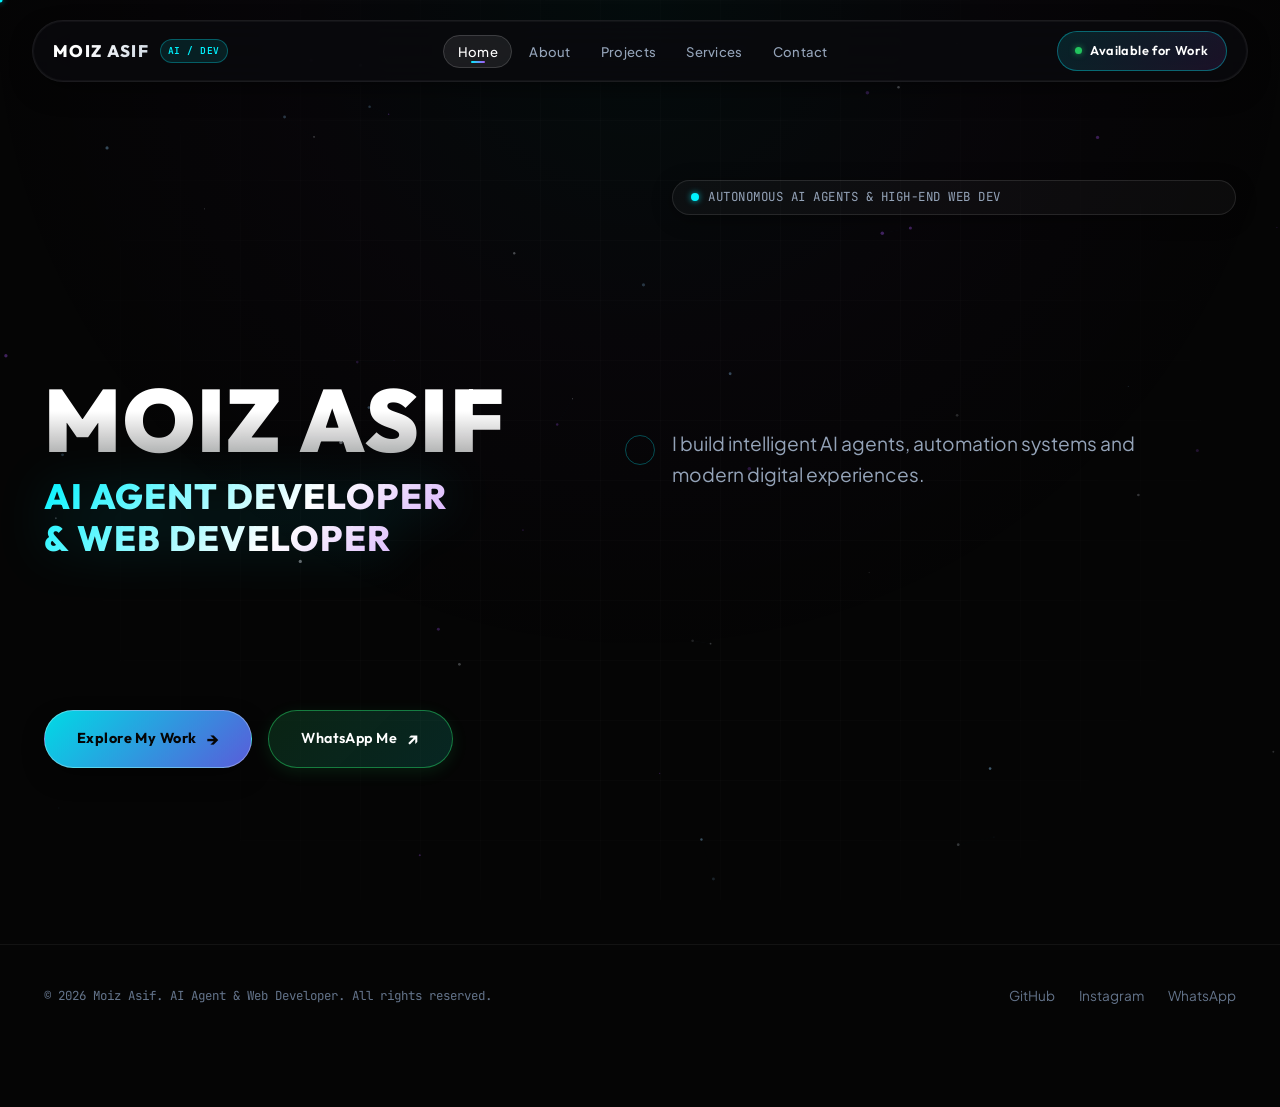
<file: index.html>
<!DOCTYPE html>
<html lang="en">
<head>
  <meta charset="UTF-8">
  <meta name="viewport" content="width=device-width, initial-scale=1.0">
  <meta name="description" content="Moiz Asif — AI Agent Developer & Web Developer building intelligent AI assistants, automation systems, and modern digital experiences.">

  <meta name="google-site-verification" content="eC8YjVeMM14_EEAK6Z7JzLczxjitK0rKW7lHN11pVsI" />

  <title>Moiz Asif — AI Agent Developer & Web Developer</title>

  <!-- Favicon & Typography -->
  <link rel="icon" type="image/svg+xml" href="assets/images/favicon.svg">
  <link rel="preconnect" href="https://fonts.googleapis.com">
  <link rel="preconnect" href="https://fonts.gstatic.com" crossorigin>
  <link rel="stylesheet" href="css/style.css">
</head>
<body>
  <!-- Canvas for Astra Interactive Particle Field -->
  <canvas id="bg-canvas"></canvas>

  <!-- Cybernetic Grid & Radial Mouse Spotlight -->
  <div class="cyber-grid"></div>
  <div class="mouse-spotlight"></div>

  <!-- Interactive Dual-Layer Cursor -->
  <div class="cursor-dot"></div>
  <div class="cursor-follower"></div>

  <!-- Header Navigation -->
  <header class="site-header">
    <div class="nav-container">
      <a href="index.html" class="brand-logo" aria-label="Moiz Asif Portfolio">
        <span class="brand-text">MOIZ ASIF</span>
        <span class="brand-badge">AI / DEV</span>
      </a>

      <nav aria-label="Main Navigation">
        <ul class="nav-links">
          <li><a href="index.html" class="nav-link active">Home</a></li>
          <li><a href="about.html" class="nav-link">About</a></li>
          <li><a href="projects.html" class="nav-link">Projects</a></li>
          <li><a href="services.html" class="nav-link">Services</a></li>
          <li><a href="contact.html" class="nav-link">Contact</a></li>
        </ul>
      </nav>

      <a href="https://wa.me/923362383383" target="_blank" rel="noopener noreferrer" class="nav-cta">
        <span class="pulse-dot"></span>
        <span>Available for Work</span>
      </a>

      <button class="mobile-toggle" aria-label="Toggle Navigation Menu">☰</button>
    </div>
  </header>

  <!-- Mobile Menu Drawer -->
  <div class="mobile-menu-drawer">
    <a href="index.html" class="nav-link active">Home</a>
    <a href="about.html" class="nav-link">About</a>
    <a href="projects.html" class="nav-link">Projects</a>
    <a href="services.html" class="nav-link">Services</a>
    <a href="contact.html" class="nav-link">Contact</a>
    <a href="https://wa.me/923362383383" target="_blank" rel="noopener noreferrer" class="btn btn-whatsapp" style="margin-top: 0.5rem; justify-content: center;">
      Chat on WhatsApp
    </a>
  </div>

  <!-- Page Content Wrapper -->
  <main class="page-wrapper">
    <div class="container">
      <section class="hero-section">
        <!-- Abstract AI Visualization Core -->
        <div class="hero-ai-visual" aria-hidden="true">
          <div class="ai-core-glow"></div>
          <div class="ai-core-ring ai-core-ring-1"></div>
          <div class="ai-core-ring ai-core-ring-2"></div>
        </div>

        <!-- Status Beacon -->
        <div class="status-badge">
          <span class="status-beacon"></span>
          <span>AUTONOMOUS AI AGENTS & HIGH-END WEB DEV</span>
        </div>

        <!-- Centered Hero Text -->
        <div class="hero-title-wrap">
          <h1 class="hero-primary-name">MOIZ ASIF</h1>
          <h2 class="hero-role-title">AI AGENT DEVELOPER<br>&amp; WEB DEVELOPER</h2>
        </div>

        <!-- Subtitle -->
        <p class="hero-subtitle">
          I build intelligent AI agents, automation systems and modern digital experiences.
        </p>

        <!-- CTAs -->
        <div class="hero-cta-group">
          <a href="projects.html" class="btn btn-primary">
            <span>Explore My Work</span>
            <span class="btn-icon">→</span>
          </a>
          <a href="https://wa.me/923362383383" target="_blank" rel="noopener noreferrer" class="btn btn-whatsapp">
            <span>WhatsApp Me</span>
            <span class="btn-icon">↗</span>
          </a>
        </div>
      </section>
    </div>

    <!-- Footer -->
    <footer class="site-footer">
      <div class="container footer-content">
        <div class="footer-credits">
          © 2026 Moiz Asif. AI Agent &amp; Web Developer. All rights reserved.
        </div>
        <div class="footer-links">
          <a href="https://github.com/moizasif484/" target="_blank" rel="noopener noreferrer" class="footer-link">GitHub</a>
          <a href="https://www.instagram.com/moiz_here_07/" target="_blank" rel="noopener noreferrer" class="footer-link">Instagram</a>
          <a href="https://wa.me/923362383383" target="_blank" rel="noopener noreferrer" class="footer-link">WhatsApp</a>
        </div>
      </div>
    </footer>
  </main>

  <!-- Interactive Scripts -->
  <script src="js/particles.js"></script>
  <script src="js/cursor.js"></script>
  <script src="js/tilt.js"></script>
  <script src="js/main.js"></script>
</body>
</html>
</file>
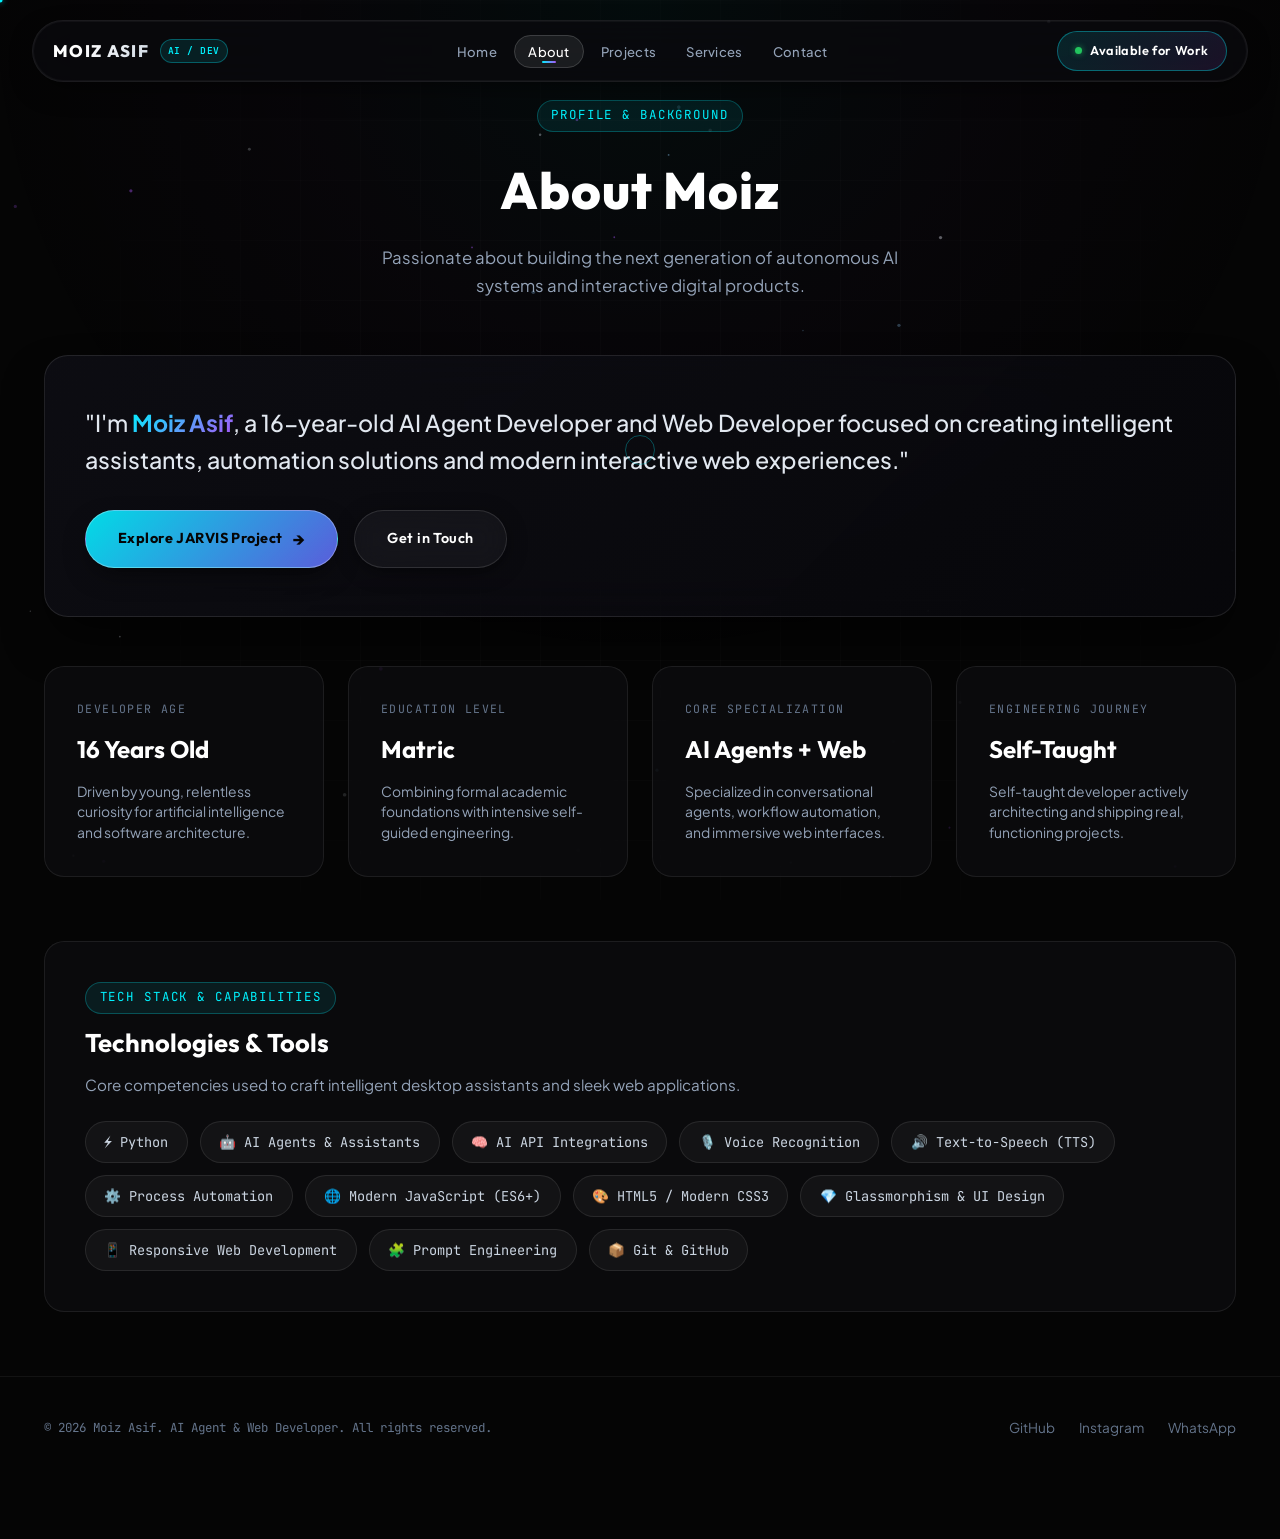
<file: about.html>
<!DOCTYPE html>
<html lang="en">
<head>
  <meta charset="UTF-8">
  <meta name="viewport" content="width=device-width, initial-scale=1.0">
  <meta name="description" content="About Moiz Asif — 16-year-old AI Agent Developer and Web Developer focused on building intelligent assistants, automation solutions, and modern interactive web experiences.">
  <title>About Moiz — AI Agent & Web Developer</title>

  <!-- Favicon & Typography -->
  <link rel="icon" type="image/svg+xml" href="assets/images/favicon.svg">
  <link rel="preconnect" href="https://fonts.googleapis.com">
  <link rel="preconnect" href="https://fonts.gstatic.com" crossorigin>
  <link rel="stylesheet" href="css/style.css">
</head>
<body>
  <!-- Canvas for Astra Interactive Particle Field -->
  <canvas id="bg-canvas"></canvas>

  <!-- Cybernetic Grid & Radial Mouse Spotlight -->
  <div class="cyber-grid"></div>
  <div class="mouse-spotlight"></div>

  <!-- Interactive Dual-Layer Cursor -->
  <div class="cursor-dot"></div>
  <div class="cursor-follower"></div>

  <!-- Header Navigation -->
  <header class="site-header">
    <div class="nav-container">
      <a href="index.html" class="brand-logo" aria-label="Moiz Asif Portfolio">
        <span class="brand-text">MOIZ ASIF</span>
        <span class="brand-badge">AI / DEV</span>
      </a>

      <nav aria-label="Main Navigation">
        <ul class="nav-links">
          <li><a href="index.html" class="nav-link">Home</a></li>
          <li><a href="about.html" class="nav-link active">About</a></li>
          <li><a href="projects.html" class="nav-link">Projects</a></li>
          <li><a href="services.html" class="nav-link">Services</a></li>
          <li><a href="contact.html" class="nav-link">Contact</a></li>
        </ul>
      </nav>

      <a href="https://wa.me/923362383383" target="_blank" rel="noopener noreferrer" class="nav-cta">
        <span class="pulse-dot"></span>
        <span>Available for Work</span>
      </a>

      <button class="mobile-toggle" aria-label="Toggle Navigation Menu">☰</button>
    </div>
  </header>

  <!-- Mobile Menu Drawer -->
  <div class="mobile-menu-drawer">
    <a href="index.html" class="nav-link">Home</a>
    <a href="about.html" class="nav-link active">About</a>
    <a href="projects.html" class="nav-link">Projects</a>
    <a href="services.html" class="nav-link">Services</a>
    <a href="contact.html" class="nav-link">Contact</a>
    <a href="https://wa.me/923362383383" target="_blank" rel="noopener noreferrer" class="btn btn-whatsapp" style="margin-top: 0.5rem; justify-content: center;">
      Chat on WhatsApp
    </a>
  </div>

  <!-- Page Content Wrapper -->
  <main class="page-wrapper">
    <div class="container">
      <!-- Section Header -->
      <div class="section-header">
        <span class="section-tag">PROFILE &amp; BACKGROUND</span>
        <h1 class="section-title">About Moiz</h1>
        <p class="section-subtitle">
          Passionate about building the next generation of autonomous AI systems and interactive digital products.
        </p>
      </div>

      <!-- Bio Hero Card -->
      <div class="about-hero-card glass-card">
        <p class="about-bio-text">
          "I'm <span class="about-bio-highlight">Moiz Asif</span>, a 16-year-old AI Agent Developer and Web Developer focused on creating intelligent assistants, automation solutions and modern interactive web experiences."
        </p>
        <div style="display: flex; gap: 1rem; flex-wrap: wrap;">
          <a href="projects.html" class="btn btn-primary">
            <span>Explore JARVIS Project</span>
            <span class="btn-icon">→</span>
          </a>
          <a href="contact.html" class="btn btn-secondary">
            <span>Get in Touch</span>
          </a>
        </div>
      </div>

      <!-- Four Info Cards Grid -->
      <div class="info-cards-grid">
        <!-- Age -->
        <div class="info-card glass-card">
          <span class="info-card-label">DEVELOPER AGE</span>
          <div class="info-card-value">16 Years Old</div>
          <p class="info-card-desc">Driven by young, relentless curiosity for artificial intelligence and software architecture.</p>
        </div>

        <!-- Education -->
        <div class="info-card glass-card">
          <span class="info-card-label">EDUCATION LEVEL</span>
          <div class="info-card-value">Matric</div>
          <p class="info-card-desc">Combining formal academic foundations with intensive self-guided engineering.</p>
        </div>

        <!-- Focus -->
        <div class="info-card glass-card">
          <span class="info-card-label">CORE SPECIALIZATION</span>
          <div class="info-card-value">AI Agents + Web</div>
          <p class="info-card-desc">Specialized in conversational agents, workflow automation, and immersive web interfaces.</p>
        </div>

        <!-- Journey -->
        <div class="info-card glass-card">
          <span class="info-card-label">ENGINEERING JOURNEY</span>
          <div class="info-card-value">Self-Taught</div>
          <p class="info-card-desc">Self-taught developer actively architecting and shipping real, functioning projects.</p>
        </div>
      </div>

      <!-- Skills and Technologies Tags -->
      <div class="tech-skills-section glass-card" style="padding: 2.5rem;">
        <span class="section-tag" style="margin-bottom: 0.5rem;">TECH STACK &amp; CAPABILITIES</span>
        <h3 style="font-family: var(--font-heading); font-size: 1.6rem; color: #ffffff; margin-bottom: 0.5rem;">
          Technologies &amp; Tools
        </h3>
        <p style="color: var(--text-secondary); font-size: 0.95rem; margin-bottom: 1.5rem;">
          Core competencies used to craft intelligent desktop assistants and sleek web applications.
        </p>

        <div class="skills-tags-wrap">
          <span class="tech-tag">⚡ Python</span>
          <span class="tech-tag">🤖 AI Agents &amp; Assistants</span>
          <span class="tech-tag">🧠 AI API Integrations</span>
          <span class="tech-tag">🎙️ Voice Recognition</span>
          <span class="tech-tag">🔊 Text-to-Speech (TTS)</span>
          <span class="tech-tag">⚙️ Process Automation</span>
          <span class="tech-tag">🌐 Modern JavaScript (ES6+)</span>
          <span class="tech-tag">🎨 HTML5 / Modern CSS3</span>
          <span class="tech-tag">💎 Glassmorphism &amp; UI Design</span>
          <span class="tech-tag">📱 Responsive Web Development</span>
          <span class="tech-tag">🧩 Prompt Engineering</span>
          <span class="tech-tag">📦 Git &amp; GitHub</span>
        </div>
      </div>
    </div>

    <!-- Footer -->
    <footer class="site-footer">
      <div class="container footer-content">
        <div class="footer-credits">
          © 2026 Moiz Asif. AI Agent &amp; Web Developer. All rights reserved.
        </div>
        <div class="footer-links">
          <a href="https://github.com/moizasif484/" target="_blank" rel="noopener noreferrer" class="footer-link">GitHub</a>
          <a href="https://www.instagram.com/moiz_here_07/" target="_blank" rel="noopener noreferrer" class="footer-link">Instagram</a>
          <a href="https://wa.me/923362383383" target="_blank" rel="noopener noreferrer" class="footer-link">WhatsApp</a>
        </div>
      </div>
    </footer>
  </main>

  <!-- Interactive Scripts -->
  <script src="js/particles.js"></script>
  <script src="js/cursor.js"></script>
  <script src="js/tilt.js"></script>
  <script src="js/main.js"></script>
</body>
</html>
</file>
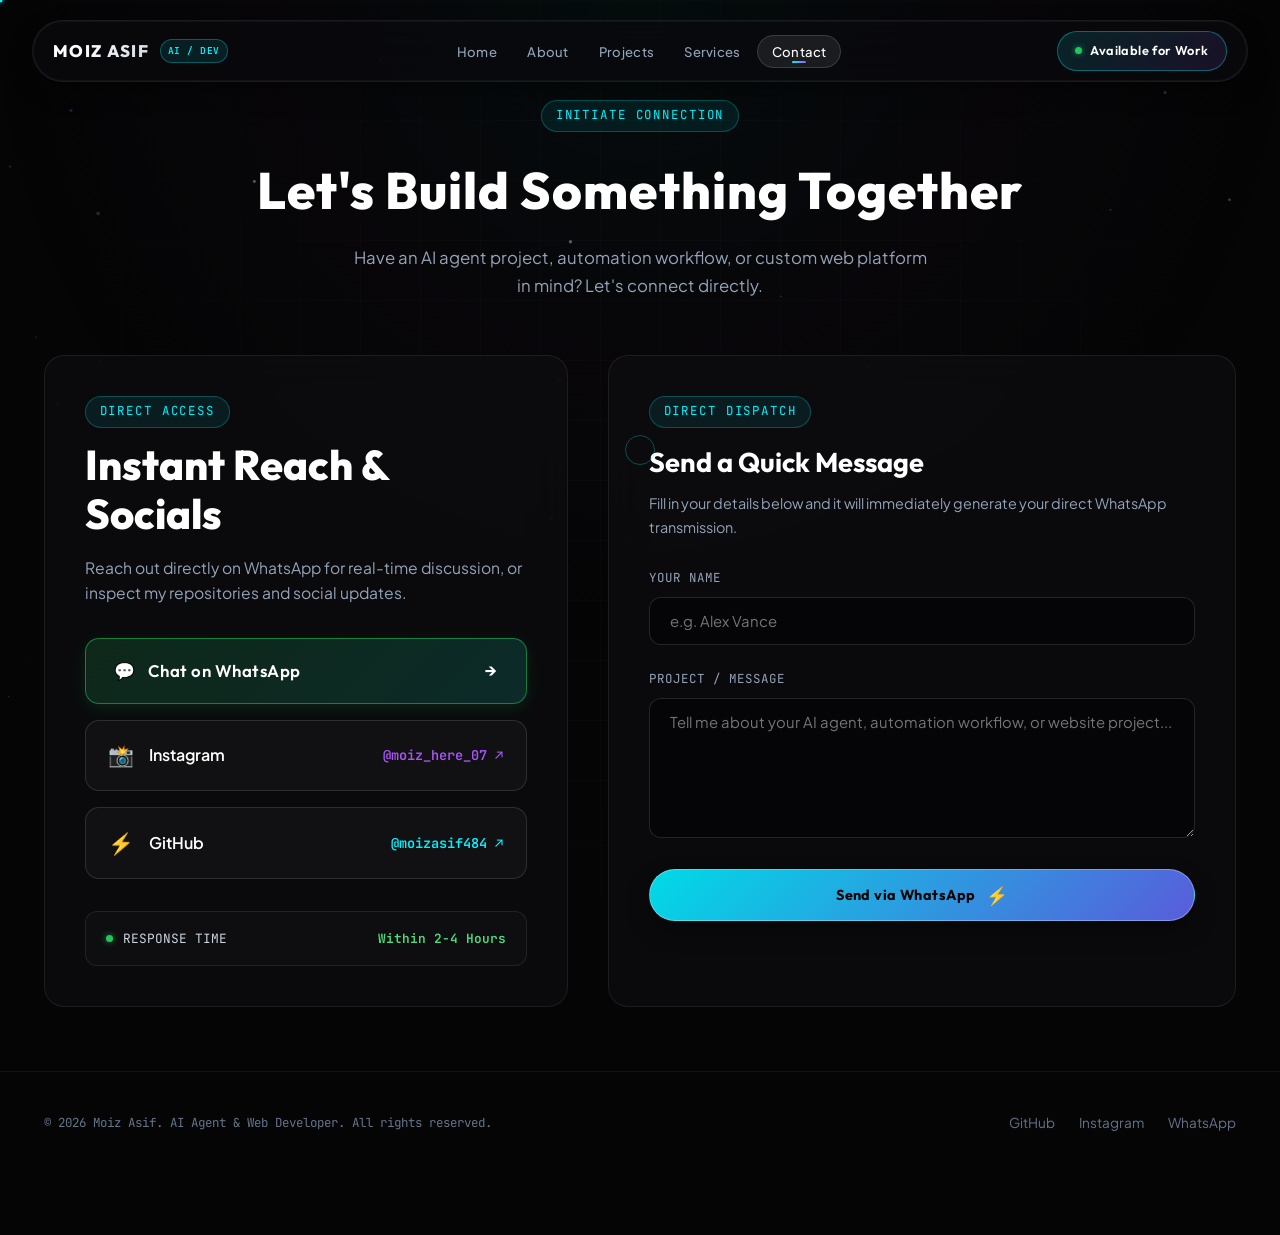
<file: contact.html>
<!DOCTYPE html>
<html lang="en">
<head>
  <meta charset="UTF-8">
  <meta name="viewport" content="width=device-width, initial-scale=1.0">
  <meta name="description" content="Contact Moiz Asif — AI Agent Developer & Web Developer. Connect via WhatsApp, Instagram, GitHub or send a direct project inquiry.">
  <title>Contact — Moiz Asif</title>

  <!-- Favicon & Typography -->
  <link rel="icon" type="image/svg+xml" href="assets/images/favicon.svg">
  <link rel="preconnect" href="https://fonts.googleapis.com">
  <link rel="preconnect" href="https://fonts.gstatic.com" crossorigin>
  <link rel="stylesheet" href="css/style.css">
</head>
<body>
  <!-- Canvas for Astra Interactive Particle Field -->
  <canvas id="bg-canvas"></canvas>

  <!-- Cybernetic Grid & Radial Mouse Spotlight -->
  <div class="cyber-grid"></div>
  <div class="mouse-spotlight"></div>

  <!-- Interactive Dual-Layer Cursor -->
  <div class="cursor-dot"></div>
  <div class="cursor-follower"></div>

  <!-- Header Navigation -->
  <header class="site-header">
    <div class="nav-container">
      <a href="index.html" class="brand-logo" aria-label="Moiz Asif Portfolio">
        <span class="brand-text">MOIZ ASIF</span>
        <span class="brand-badge">AI / DEV</span>
      </a>

      <nav aria-label="Main Navigation">
        <ul class="nav-links">
          <li><a href="index.html" class="nav-link">Home</a></li>
          <li><a href="about.html" class="nav-link">About</a></li>
          <li><a href="projects.html" class="nav-link">Projects</a></li>
          <li><a href="services.html" class="nav-link">Services</a></li>
          <li><a href="contact.html" class="nav-link active">Contact</a></li>
        </ul>
      </nav>

      <a href="https://wa.me/923362383383" target="_blank" rel="noopener noreferrer" class="nav-cta">
        <span class="pulse-dot"></span>
        <span>Available for Work</span>
      </a>

      <button class="mobile-toggle" aria-label="Toggle Navigation Menu">☰</button>
    </div>
  </header>

  <!-- Mobile Menu Drawer -->
  <div class="mobile-menu-drawer">
    <a href="index.html" class="nav-link">Home</a>
    <a href="about.html" class="nav-link">About</a>
    <a href="projects.html" class="nav-link">Projects</a>
    <a href="services.html" class="nav-link">Services</a>
    <a href="contact.html" class="nav-link active">Contact</a>
    <a href="https://wa.me/923362383383" target="_blank" rel="noopener noreferrer" class="btn btn-whatsapp" style="margin-top: 0.5rem; justify-content: center;">
      Chat on WhatsApp
    </a>
  </div>

  <!-- Page Content Wrapper -->
  <main class="page-wrapper">
    <div class="container">
      <!-- Section Header -->
      <div class="section-header">
        <span class="section-tag">INITIATE CONNECTION</span>
        <h1 class="section-title">Let's Build Something Together</h1>
        <p class="section-subtitle">
          Have an AI agent project, automation workflow, or custom web platform in mind? Let's connect directly.
        </p>
      </div>

      <!-- Contact Layout Grid -->
      <div class="contact-layout">
        <!-- Direct Channels Card -->
        <div class="contact-info-card glass-card">
          <div>
            <span class="section-tag" style="margin-bottom: 0.75rem;">DIRECT ACCESS</span>
            <h2 class="contact-headline">Instant Reach &amp; Socials</h2>
            <p class="contact-subtext">
              Reach out directly on WhatsApp for real-time discussion, or inspect my repositories and social updates.
            </p>

            <div class="direct-channels">
              <!-- WhatsApp Main Button -->
              <a href="https://wa.me/923362383383" target="_blank" rel="noopener noreferrer" class="btn btn-whatsapp" style="padding: 1.1rem 1.75rem; font-size: 1.05rem; justify-content: space-between; border-radius: 14px;">
                <span style="display:flex; align-items:center; gap: 0.75rem;">
                  <span>💬</span>
                  <span>Chat on WhatsApp</span>
                </span>
                <span class="btn-icon">→</span>
              </a>

              <!-- Instagram Button -->
              <a href="https://www.instagram.com/moiz_here_07/" target="_blank" rel="noopener noreferrer" class="channel-link">
                <div class="channel-left">
                  <span class="channel-icon">📸</span>
                  <span>Instagram</span>
                </div>
                <span style="color: var(--purple-primary); font-family: var(--font-mono); font-size: 0.85rem;">@moiz_here_07 ↗</span>
              </a>

              <!-- GitHub Button -->
              <a href="https://github.com/moizasif484/" target="_blank" rel="noopener noreferrer" class="channel-link">
                <div class="channel-left">
                  <span class="channel-icon">⚡</span>
                  <span>GitHub</span>
                </div>
                <span style="color: var(--cyan-primary); font-family: var(--font-mono); font-size: 0.85rem;">@moizasif484 ↗</span>
              </a>
            </div>
          </div>

          <div style="background: rgba(255, 255, 255, 0.02); border: 1px solid var(--border-subtle); border-radius: 12px; padding: 1rem 1.25rem; display: flex; align-items: center; justify-content: space-between;">
            <div style="display: flex; align-items: center; gap: 0.6rem;">
              <span class="pulse-dot"></span>
              <span style="font-family: var(--font-mono); font-size: 0.8rem; color: #cbd5e1;">RESPONSE TIME</span>
            </div>
            <span style="font-family: var(--font-mono); font-size: 0.8rem; color: #4ade80; font-weight: 600;">Within 2-4 Hours</span>
          </div>
        </div>

        <!-- Short Contact Form Card -->
        <div class="contact-form-card glass-card">
          <span class="section-tag" style="margin-bottom: 0.75rem;">DIRECT DISPATCH</span>
          <h3 style="font-family: var(--font-heading); font-size: 1.7rem; color: #ffffff; margin-bottom: 0.5rem;">
            Send a Quick Message
          </h3>
          <p style="color: var(--text-secondary); font-size: 0.9rem; margin-bottom: 1.75rem;">
            Fill in your details below and it will immediately generate your direct WhatsApp transmission.
          </p>

          <form id="portfolio-contact-form">
            <div class="form-group">
              <label for="contact-name" class="form-label">Your Name</label>
              <input type="text" id="contact-name" name="name" class="form-input" placeholder="e.g. Alex Vance" required autocomplete="name">
            </div>

            <div class="form-group">
              <label for="contact-message" class="form-label">Project / Message</label>
              <textarea id="contact-message" name="message" class="form-textarea" placeholder="Tell me about your AI agent, automation workflow, or website project..." required></textarea>
            </div>

            <div class="form-btn-row">
              <button type="submit" class="btn btn-primary" style="flex: 1;">
                <span>Send via WhatsApp</span>
                <span class="btn-icon">⚡</span>
              </button>
            </div>
          </form>
        </div>
      </div>
    </div>

    <!-- Footer -->
    <footer class="site-footer">
      <div class="container footer-content">
        <div class="footer-credits">
          © 2026 Moiz Asif. AI Agent &amp; Web Developer. All rights reserved.
        </div>
        <div class="footer-links">
          <a href="https://github.com/moizasif484/" target="_blank" rel="noopener noreferrer" class="footer-link">GitHub</a>
          <a href="https://www.instagram.com/moiz_here_07/" target="_blank" rel="noopener noreferrer" class="footer-link">Instagram</a>
          <a href="https://wa.me/923362383383" target="_blank" rel="noopener noreferrer" class="footer-link">WhatsApp</a>
        </div>
      </div>
    </footer>
  </main>

  <!-- Interactive Scripts -->
  <script src="js/particles.js"></script>
  <script src="js/cursor.js"></script>
  <script src="js/tilt.js"></script>
  <script src="js/main.js"></script>
</body>
</html>
</file>
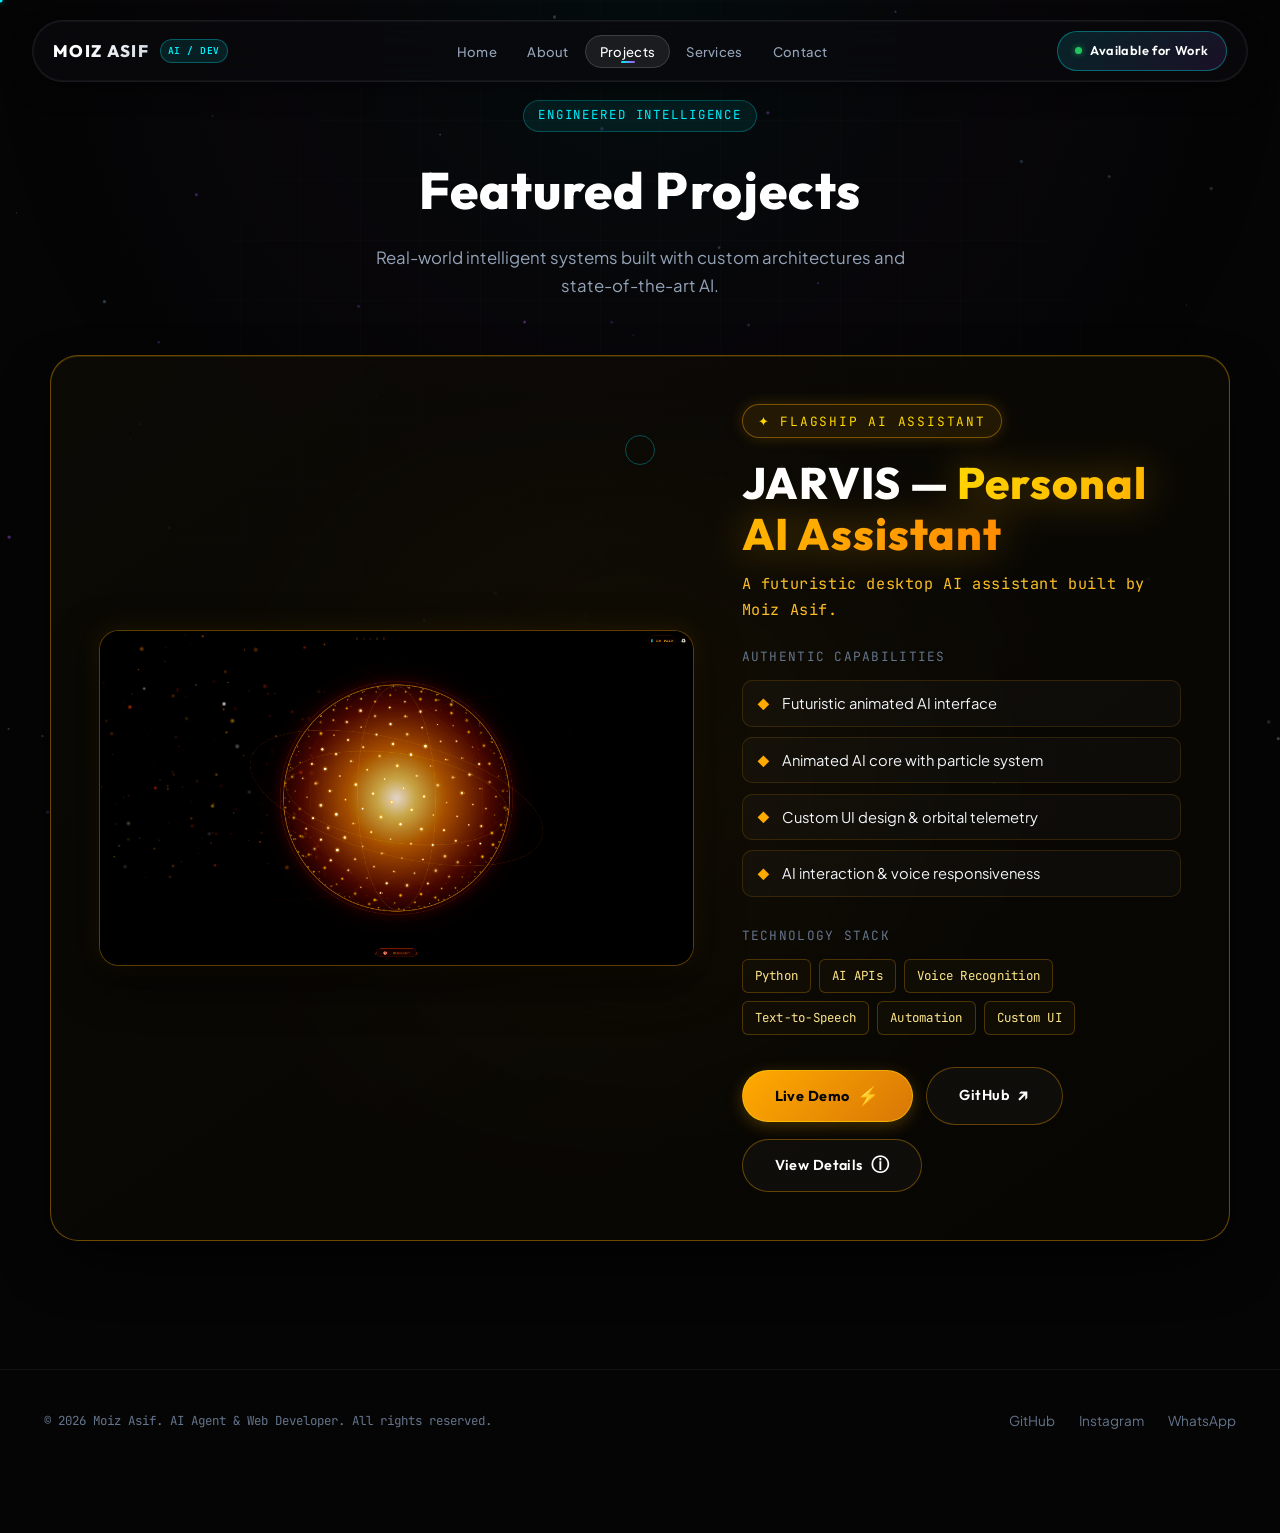
<file: projects.html>
<!DOCTYPE html>
<html lang="en">
<head>
  <meta charset="UTF-8">
  <meta name="viewport" content="width=device-width, initial-scale=1.0">
  <meta name="description" content="Featured Projects by Moiz Asif — JARVIS Personal AI Assistant with futuristic Gold & Black interface, animated particle core, and voice interaction.">
  <title>Featured Projects — Moiz Asif</title>

  <!-- Favicon & Typography -->
  <link rel="icon" type="image/svg+xml" href="assets/images/favicon.svg">
  <link rel="preconnect" href="https://fonts.googleapis.com">
  <link rel="preconnect" href="https://fonts.gstatic.com" crossorigin>
  <link rel="stylesheet" href="css/style.css">
  <link rel="stylesheet" href="css/jarvis-glow.css">
</head>
<body>
  <!-- Canvas for Astra Interactive Particle Field -->
  <canvas id="bg-canvas"></canvas>

  <!-- Cybernetic Grid & Radial Mouse Spotlight -->
  <div class="cyber-grid"></div>
  <div class="mouse-spotlight"></div>

  <!-- Interactive Dual-Layer Cursor -->
  <div class="cursor-dot"></div>
  <div class="cursor-follower"></div>

  <!-- Header Navigation -->
  <header class="site-header">
    <div class="nav-container">
      <a href="index.html" class="brand-logo" aria-label="Moiz Asif Portfolio">
        <span class="brand-text">MOIZ ASIF</span>
        <span class="brand-badge">AI / DEV</span>
      </a>

      <nav aria-label="Main Navigation">
        <ul class="nav-links">
          <li><a href="index.html" class="nav-link">Home</a></li>
          <li><a href="about.html" class="nav-link">About</a></li>
          <li><a href="projects.html" class="nav-link active">Projects</a></li>
          <li><a href="services.html" class="nav-link">Services</a></li>
          <li><a href="contact.html" class="nav-link">Contact</a></li>
        </ul>
      </nav>

      <a href="https://wa.me/923362383383" target="_blank" rel="noopener noreferrer" class="nav-cta">
        <span class="pulse-dot"></span>
        <span>Available for Work</span>
      </a>

      <button class="mobile-toggle" aria-label="Toggle Navigation Menu">☰</button>
    </div>
  </header>

  <!-- Mobile Menu Drawer -->
  <div class="mobile-menu-drawer">
    <a href="index.html" class="nav-link">Home</a>
    <a href="about.html" class="nav-link">About</a>
    <a href="projects.html" class="nav-link active">Projects</a>
    <a href="services.html" class="nav-link">Services</a>
    <a href="contact.html" class="nav-link">Contact</a>
    <a href="https://wa.me/923362383383" target="_blank" rel="noopener noreferrer" class="btn btn-whatsapp" style="margin-top: 0.5rem; justify-content: center;">
      Chat on WhatsApp
    </a>
  </div>

  <!-- Page Content Wrapper -->
  <main class="page-wrapper">
    <div class="container">
      <!-- Section Header -->
      <div class="section-header">
        <span class="section-tag">ENGINEERED INTELLIGENCE</span>
        <h1 class="section-title">Featured Projects</h1>
        <p class="section-subtitle">
          Real-world intelligent systems built with custom architectures and state-of-the-art AI.
        </p>
      </div>

      <!-- Main Featured Project: JARVIS (Gold + Black Edition) -->
      <div class="jarvis-showcase-wrapper">
        <!-- Ambient Gold Glow Bloom -->
        <div class="jarvis-ambient-bloom"></div>

        <!-- Glass Container Card -->
        <div class="jarvis-card">
          <div class="jarvis-ambient-sheen"></div>
          <div class="jarvis-layout">
            <!-- Left Column: Premium Visual Showcase -->
            <div class="jarvis-visual-frame">
              <img
                src="assets/images/jarvis-gold.png" 
                alt="JARVIS AI Assistant - Gold & Black Core Interface" 
                class="jarvis-image"
                loading="eager"
              >
            </div>

            <!-- Right Column: Project Details & Tech Specs -->
            <div class="jarvis-content">
              <span class="jarvis-tag-badge">
                <span>✦</span> FLAGSHIP AI ASSISTANT
              </span>

              <h2 class="jarvis-title">
                JARVIS — <span class="jarvis-title-accent">Personal AI Assistant</span>
              </h2>

              <span class="jarvis-byline">
                A futuristic desktop AI assistant built by Moiz Asif.
              </span>

              <!-- Real Verified Features -->
              <div class="jarvis-features-container">
                <div class="jarvis-features-title">AUTHENTIC CAPABILITIES</div>
                <div class="jarvis-features-grid">
                  <div class="jarvis-feature-item">
                    <span class="jarvis-feature-icon">◆</span>
                    <span>Futuristic animated AI interface</span>
                  </div>
                  <div class="jarvis-feature-item">
                    <span class="jarvis-feature-icon">◆</span>
                    <span>Animated AI core with particle system</span>
                  </div>
                  <div class="jarvis-feature-item">
                    <span class="jarvis-feature-icon">◆</span>
                    <span>Custom UI design &amp; orbital telemetry</span>
                  </div>
                  <div class="jarvis-feature-item">
                    <span class="jarvis-feature-icon">◆</span>
                    <span>AI interaction &amp; voice responsiveness</span>
                  </div>
                </div>
              </div>

              <!-- Tech Stack -->
              <div class="jarvis-tech-stack">
                <div class="jarvis-features-title">TECHNOLOGY STACK</div>
                <div class="jarvis-tech-tags">
                  <span class="jarvis-tech-chip">Python</span>
                  <span class="jarvis-tech-chip">AI APIs</span>
                  <span class="jarvis-tech-chip">Voice Recognition</span>
                  <span class="jarvis-tech-chip">Text-to-Speech</span>
                  <span class="jarvis-tech-chip">Automation</span>
                  <span class="jarvis-tech-chip">Custom UI</span>
                </div>
              </div>

              <!-- Action Buttons -->
              <div class="jarvis-btn-group">
                <button id="open-demo-modal" class="btn btn-jarvis-gold">
                  <span>Live Demo</span>
                  <span class="btn-icon">⚡</span>
                </button>
                <a href="https://github.com/moizasif484/" target="_blank" rel="noopener noreferrer" class="btn btn-jarvis-outline">
                  <span>GitHub</span>
                  <span class="btn-icon">↗</span>
                </a>
                <button id="open-details-modal" class="btn btn-jarvis-outline">
                  <span>View Details</span>
                  <span class="btn-icon">ⓘ</span>
                </button>
              </div>
            </div>
          </div>
        </div>
      </div>
    </div>

    <!-- Interactive Modal for Demo & Details -->
    <div id="jarvis-modal" class="modal-overlay" role="dialog" aria-modal="true" aria-hidden="true">
      <div class="modal-card">
        <button id="close-modal-btn" class="modal-close-btn" aria-label="Close modal">✕</button>
        <div id="modal-dynamic-content">
          <!-- Populated via js/main.js -->
        </div>
      </div>
    </div>

    <!-- Footer -->
    <footer class="site-footer">
      <div class="container footer-content">
        <div class="footer-credits">
          © 2026 Moiz Asif. AI Agent &amp; Web Developer. All rights reserved.
        </div>
        <div class="footer-links">
          <a href="https://github.com/moizasif484/" target="_blank" rel="noopener noreferrer" class="footer-link">GitHub</a>
          <a href="https://www.instagram.com/moiz_here_07/" target="_blank" rel="noopener noreferrer" class="footer-link">Instagram</a>
          <a href="https://wa.me/923362383383" target="_blank" rel="noopener noreferrer" class="footer-link">WhatsApp</a>
        </div>
      </div>
    </footer>
  </main>

  <!-- Interactive Scripts -->
  <script src="js/particles.js"></script>
  <script src="js/cursor.js"></script>
  <script src="js/tilt.js"></script>
  <script src="js/main.js"></script>
</body>
</html>
</file>
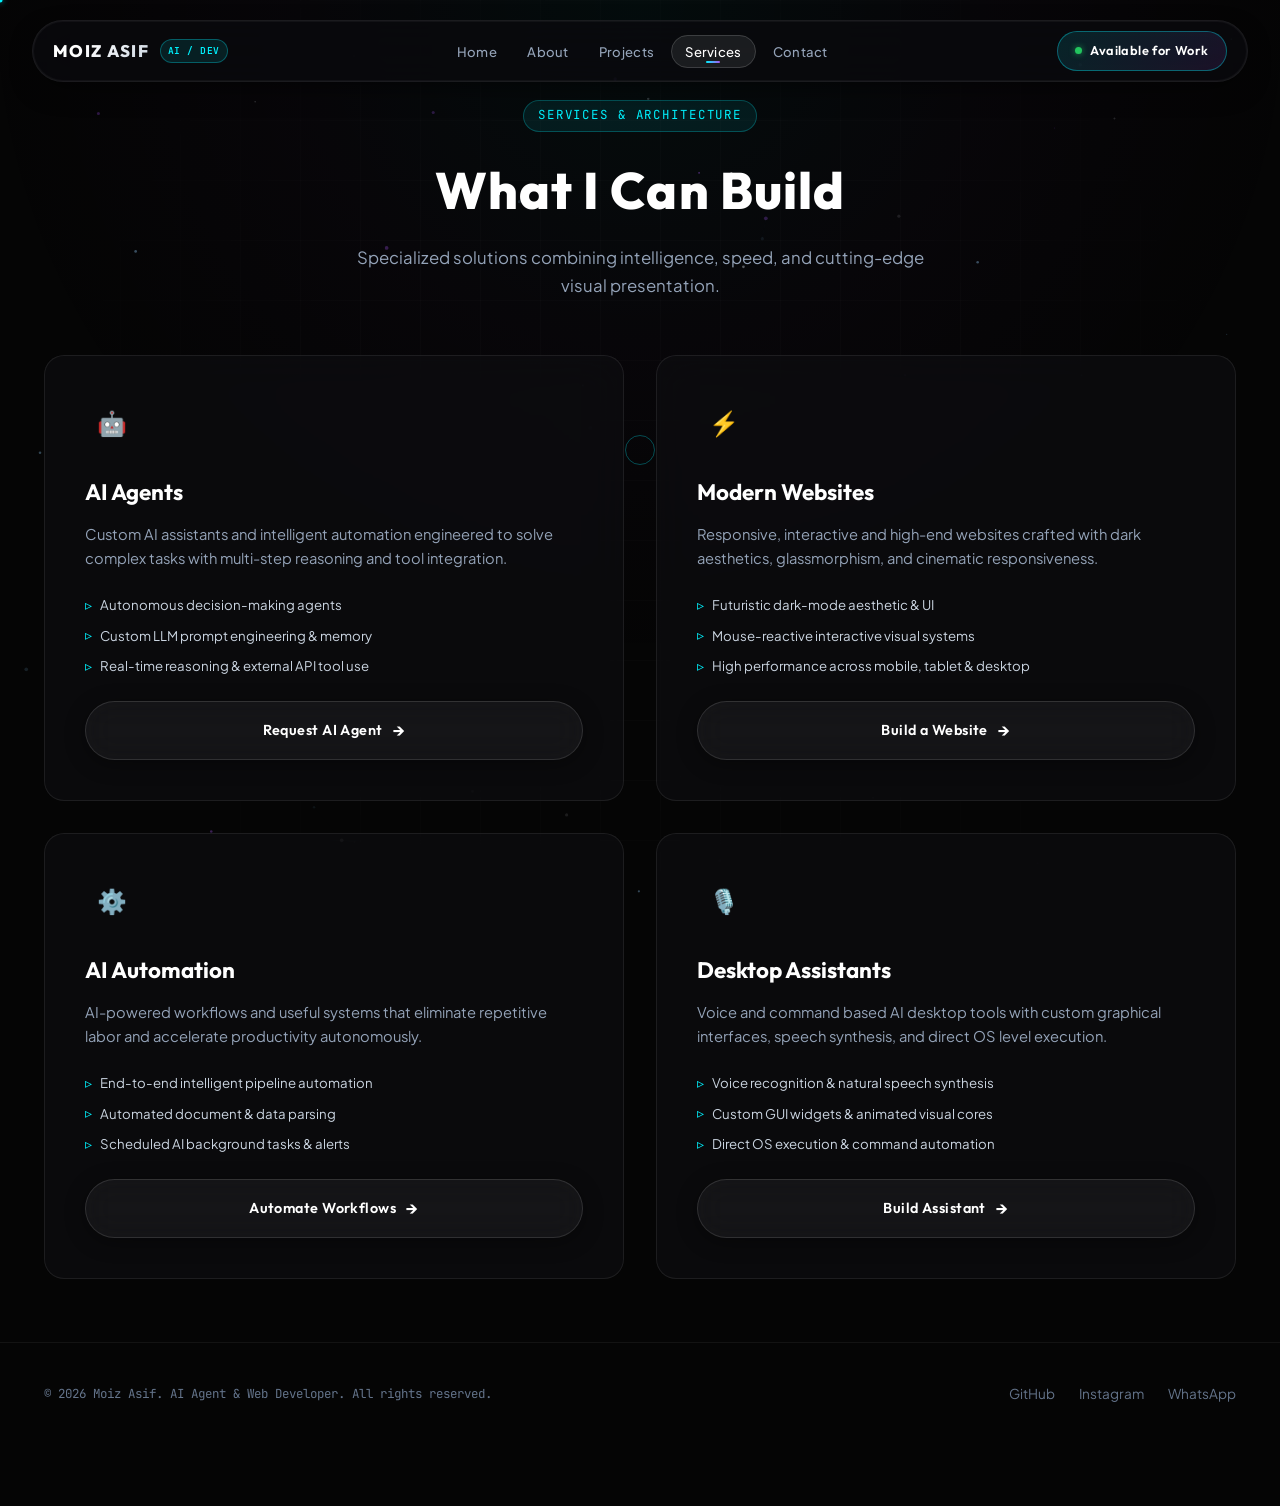
<file: services.html>
<!DOCTYPE html>
<html lang="en">
<head>
  <meta charset="UTF-8">
  <meta name="viewport" content="width=device-width, initial-scale=1.0">
  <meta name="description" content="What Moiz Asif Can Build — Autonomous AI Agents, Modern High-End Websites, AI Automation Workflows, and Desktop Voice Assistants.">
  <title>What I Can Build — Moiz Asif</title>

  <!-- Favicon & Typography -->
  <link rel="icon" type="image/svg+xml" href="assets/images/favicon.svg">
  <link rel="preconnect" href="https://fonts.googleapis.com">
  <link rel="preconnect" href="https://fonts.gstatic.com" crossorigin>
  <link rel="stylesheet" href="css/style.css">
</head>
<body>
  <!-- Canvas for Astra Interactive Particle Field -->
  <canvas id="bg-canvas"></canvas>

  <!-- Cybernetic Grid & Radial Mouse Spotlight -->
  <div class="cyber-grid"></div>
  <div class="mouse-spotlight"></div>

  <!-- Interactive Dual-Layer Cursor -->
  <div class="cursor-dot"></div>
  <div class="cursor-follower"></div>

  <!-- Header Navigation -->
  <header class="site-header">
    <div class="nav-container">
      <a href="index.html" class="brand-logo" aria-label="Moiz Asif Portfolio">
        <span class="brand-text">MOIZ ASIF</span>
        <span class="brand-badge">AI / DEV</span>
      </a>

      <nav aria-label="Main Navigation">
        <ul class="nav-links">
          <li><a href="index.html" class="nav-link">Home</a></li>
          <li><a href="about.html" class="nav-link">About</a></li>
          <li><a href="projects.html" class="nav-link">Projects</a></li>
          <li><a href="services.html" class="nav-link active">Services</a></li>
          <li><a href="contact.html" class="nav-link">Contact</a></li>
        </ul>
      </nav>

      <a href="https://wa.me/923362383383" target="_blank" rel="noopener noreferrer" class="nav-cta">
        <span class="pulse-dot"></span>
        <span>Available for Work</span>
      </a>

      <button class="mobile-toggle" aria-label="Toggle Navigation Menu">☰</button>
    </div>
  </header>

  <!-- Mobile Menu Drawer -->
  <div class="mobile-menu-drawer">
    <a href="index.html" class="nav-link">Home</a>
    <a href="about.html" class="nav-link">About</a>
    <a href="projects.html" class="nav-link">Projects</a>
    <a href="services.html" class="nav-link active">Services</a>
    <a href="contact.html" class="nav-link">Contact</a>
    <a href="https://wa.me/923362383383" target="_blank" rel="noopener noreferrer" class="btn btn-whatsapp" style="margin-top: 0.5rem; justify-content: center;">
      Chat on WhatsApp
    </a>
  </div>

  <!-- Page Content Wrapper -->
  <main class="page-wrapper">
    <div class="container">
      <!-- Section Header -->
      <div class="section-header">
        <span class="section-tag">SERVICES &amp; ARCHITECTURE</span>
        <h1 class="section-title">What I Can Build</h1>
        <p class="section-subtitle">
          Specialized solutions combining intelligence, speed, and cutting-edge visual presentation.
        </p>
      </div>

      <!-- Four Interactive Glass Cards Grid -->
      <div class="services-grid">
        <!-- 1. AI Agents -->
        <div class="service-card glass-card">
          <div>
            <div class="service-icon-box">🤖</div>
            <h2 class="service-title">AI Agents</h2>
            <p class="service-desc">
              Custom AI assistants and intelligent automation engineered to solve complex tasks with multi-step reasoning and tool integration.
            </p>
          </div>
          <div>
            <ul class="service-features-list">
              <li>Autonomous decision-making agents</li>
              <li>Custom LLM prompt engineering &amp; memory</li>
              <li>Real-time reasoning &amp; external API tool use</li>
            </ul>
            <div style="margin-top: 1.5rem;">
              <a href="contact.html" class="btn btn-secondary" style="width: 100%;">
                <span>Request AI Agent</span>
                <span class="btn-icon">→</span>
              </a>
            </div>
          </div>
        </div>

        <!-- 2. Modern Websites -->
        <div class="service-card glass-card">
          <div>
            <div class="service-icon-box">⚡</div>
            <h2 class="service-title">Modern Websites</h2>
            <p class="service-desc">
              Responsive, interactive and high-end websites crafted with dark aesthetics, glassmorphism, and cinematic responsiveness.
            </p>
          </div>
          <div>
            <ul class="service-features-list">
              <li>Futuristic dark-mode aesthetic &amp; UI</li>
              <li>Mouse-reactive interactive visual systems</li>
              <li>High performance across mobile, tablet &amp; desktop</li>
            </ul>
            <div style="margin-top: 1.5rem;">
              <a href="contact.html" class="btn btn-secondary" style="width: 100%;">
                <span>Build a Website</span>
                <span class="btn-icon">→</span>
              </a>
            </div>
          </div>
        </div>

        <!-- 3. AI Automation -->
        <div class="service-card glass-card">
          <div>
            <div class="service-icon-box">⚙️</div>
            <h2 class="service-title">AI Automation</h2>
            <p class="service-desc">
              AI-powered workflows and useful systems that eliminate repetitive labor and accelerate productivity autonomously.
            </p>
          </div>
          <div>
            <ul class="service-features-list">
              <li>End-to-end intelligent pipeline automation</li>
              <li>Automated document &amp; data parsing</li>
              <li>Scheduled AI background tasks &amp; alerts</li>
            </ul>
            <div style="margin-top: 1.5rem;">
              <a href="contact.html" class="btn btn-secondary" style="width: 100%;">
                <span>Automate Workflows</span>
                <span class="btn-icon">→</span>
              </a>
            </div>
          </div>
        </div>

        <!-- 4. Desktop Assistants -->
        <div class="service-card glass-card">
          <div>
            <div class="service-icon-box">🎙️</div>
            <h2 class="service-title">Desktop Assistants</h2>
            <p class="service-desc">
              Voice and command based AI desktop tools with custom graphical interfaces, speech synthesis, and direct OS level execution.
            </p>
          </div>
          <div>
            <ul class="service-features-list">
              <li>Voice recognition &amp; natural speech synthesis</li>
              <li>Custom GUI widgets &amp; animated visual cores</li>
              <li>Direct OS execution &amp; command automation</li>
            </ul>
            <div style="margin-top: 1.5rem;">
              <a href="contact.html" class="btn btn-secondary" style="width: 100%;">
                <span>Build Assistant</span>
                <span class="btn-icon">→</span>
              </a>
            </div>
          </div>
        </div>
      </div>
    </div>

    <!-- Footer -->
    <footer class="site-footer">
      <div class="container footer-content">
        <div class="footer-credits">
          © 2026 Moiz Asif. AI Agent &amp; Web Developer. All rights reserved.
        </div>
        <div class="footer-links">
          <a href="https://github.com/moizasif484/" target="_blank" rel="noopener noreferrer" class="footer-link">GitHub</a>
          <a href="https://www.instagram.com/moiz_here_07/" target="_blank" rel="noopener noreferrer" class="footer-link">Instagram</a>
          <a href="https://wa.me/923362383383" target="_blank" rel="noopener noreferrer" class="footer-link">WhatsApp</a>
        </div>
      </div>
    </footer>
  </main>

  <!-- Interactive Scripts -->
  <script src="js/particles.js"></script>
  <script src="js/cursor.js"></script>
  <script src="js/tilt.js"></script>
  <script src="js/main.js"></script>
</body>
</html>
</file>
<file: css/style.css>
/* ==========================================================================
   MOIZ ASIF — PREMIUM FUTURISTIC PORTFOLIO DESIGN SYSTEM v2.0
   Deep Pure Black (#050505) • Electric Blue (#00f2fe) • Soft Purple (#a855f7)
   Gold Accent (#ffaa00) — JARVIS Only • Glassmorphism • Cinematic Animations
   ========================================================================== */

@import url('https://fonts.googleapis.com/css2?family=Outfit:wght@300;400;500;600;700;800;900&family=Plus+Jakarta+Sans:wght@300;400;500;600;700;800&family=JetBrains+Mono:wght@400;500;600;700&display=swap');

:root {
  /* Color Palette */
  --bg-pure-black: #050505;
  --bg-surface: #0a0a0c;
  --bg-card: rgba(14, 14, 18, 0.65);
  --bg-card-hover: rgba(20, 20, 26, 0.85);
  --bg-glass: rgba(255, 255, 255, 0.03);
  --bg-glass-elevated: rgba(255, 255, 255, 0.06);

  /* Accents */
  --cyan-primary: #00f2fe;
  --cyan-glow: rgba(0, 242, 254, 0.45);
  --blue-accent: #38bdf8;
  --purple-primary: #a855f7;
  --purple-glow: rgba(168, 85, 247, 0.4);
  --indigo-accent: #6366f1;

  /* Gold — JARVIS ONLY */
  --gold: #ffaa00;
  --gold-bright: #ffd700;
  --gold-glow: rgba(255, 170, 0, 0.4);

  /* Typography Colors */
  --text-primary: #f8fafc;
  --text-secondary: #94a3b8;
  --text-muted: #64748b;
  --text-dim: #475569;

  /* Borders & Highlights */
  --border-subtle: rgba(255, 255, 255, 0.08);
  --border-glass: rgba(255, 255, 255, 0.12);
  --border-glow: rgba(0, 242, 254, 0.35);

  /* Fonts */
  --font-heading: 'Outfit', -apple-system, BlinkMacSystemFont, sans-serif;
  --font-body: 'Plus Jakarta Sans', -apple-system, BlinkMacSystemFont, sans-serif;
  --font-mono: 'JetBrains Mono', monospace;

  /* Transitions */
  --ease-out: cubic-bezier(0.16, 1, 0.3, 1);
  --ease-spring: cubic-bezier(0.34, 1.56, 0.64, 1);
  --transition-fast: 0.2s var(--ease-out);
  --transition-normal: 0.35s var(--ease-out);
  --transition-slow: 0.6s var(--ease-out);
}

/* ==========================================================================
   RESET & CORE BASE
   ========================================================================== */
*, *::before, *::after {
  box-sizing: border-box;
  margin: 0;
  padding: 0;
}

html {
  font-size: 16px;
  scroll-behavior: smooth;
  background-color: var(--bg-pure-black);
  color: var(--text-primary);
  overflow-x: hidden;
}

body {
  font-family: var(--font-body);
  background-color: var(--bg-pure-black);
  color: var(--text-primary);
  line-height: 1.65;
  -webkit-font-smoothing: antialiased;
  -moz-osx-font-smoothing: grayscale;
  min-height: 100vh;
  position: relative;
  overflow-x: hidden;
  cursor: default;
}

::selection {
  background: rgba(0, 242, 254, 0.25);
  color: #ffffff;
}

::-webkit-scrollbar { width: 7px; height: 7px; }
::-webkit-scrollbar-track { background: #050505; }
::-webkit-scrollbar-thumb { background: rgba(255, 255, 255, 0.16); border-radius: 4px; }
::-webkit-scrollbar-thumb:hover { background: var(--cyan-primary); box-shadow: 0 0 10px var(--cyan-primary); }

a { color: inherit; text-decoration: none; transition: var(--transition-fast); }
img { max-width: 100%; height: auto; display: block; }
button, input, textarea { font-family: inherit; }

/* ==========================================================================
   DYNAMIC BACKGROUND CANVAS & LIGHTING
   ========================================================================== */
#bg-canvas {
  position: fixed; top: 0; left: 0;
  width: 100vw; height: 100vh;
  z-index: 0; pointer-events: none; opacity: 0.95;
}

.cyber-grid {
  position: fixed; top: 0; left: 0;
  width: 100vw; height: 100vh;
  background-image:
    linear-gradient(to right, rgba(255, 255, 255, 0.015) 1px, transparent 1px),
    linear-gradient(to bottom, rgba(255, 255, 255, 0.015) 1px, transparent 1px);
  background-size: 60px 60px;
  z-index: 1; pointer-events: none;
  mask-image: radial-gradient(circle at 50% 50%, black 40%, transparent 90%);
  -webkit-mask-image: radial-gradient(circle at 50% 50%, black 40%, transparent 90%);
}

.mouse-spotlight {
  position: fixed; top: 0; left: 0;
  width: 100vw; height: 100vh;
  z-index: 2; pointer-events: none;
  background: radial-gradient(
    900px circle at 50% 0%,
    rgba(0, 242, 254, 0.035),
    rgba(168, 85, 247, 0.02) 40%,
    transparent 75%
  );
}

/* ==========================================================================
   CUSTOM CURSOR
   ========================================================================== */
.cursor-dot {
  position: fixed; width: 5px; height: 5px;
  background: var(--cyan-primary); border-radius: 50%;
  pointer-events: none; z-index: 9999;
  transform: translate(-50%, -50%);
  box-shadow: 0 0 6px rgba(0, 242, 254, 0.6);
  transition: transform 0.05s ease, opacity 0.2s ease;
}

.cursor-follower {
  position: fixed; width: 30px; height: 30px;
  border: 1px solid rgba(0, 242, 254, 0.3); border-radius: 50%;
  pointer-events: none; z-index: 9998;
  transform: translate(-50%, -50%);
  transition: border-color 0.2s ease,
              width 0.2s ease,
              height 0.2s ease,
              background-color 0.2s ease;
}

.cursor-hover .cursor-follower {
  width: 42px; height: 42px;
  border-color: var(--cyan-primary);
  background-color: rgba(0, 242, 254, 0.06);
}

.cursor-hover .cursor-dot {
  transform: translate(-50%, -50%) scale(1.3);
  background: #ffffff;
}

@media (pointer: coarse) {
  .cursor-dot, .cursor-follower { display: none; }
}

/* ==========================================================================
   NAVIGATION BAR
   ========================================================================== */
.site-header {
  position: fixed; top: 0; left: 0;
  width: 100%; z-index: 1000;
  padding: 1.25rem 2rem;
  transition: all 0.3s ease;
}

.nav-container {
  max-width: 1300px;
  margin: 0 auto;
  display: flex;
  align-items: center;
  justify-content: space-between;
  padding: 0.65rem 1.25rem;
  background: rgba(10, 10, 14, 0.75);
  backdrop-filter: blur(20px);
  -webkit-backdrop-filter: blur(20px);
  border: 1px solid var(--border-subtle);
  border-radius: 9999px;
  box-shadow: 0 10px 30px -10px rgba(0, 0, 0, 0.7),
              0 0 1px 1px rgba(255, 255, 255, 0.05) inset;
  gap: 0.5rem;
}

.brand-logo {
  display: flex; align-items: center; gap: 0.65rem;
  font-family: var(--font-heading); font-weight: 800;
  font-size: 1.05rem; letter-spacing: 0.08em; text-transform: uppercase;
  flex-shrink: 0;
}

.brand-logo .brand-text {
  background: linear-gradient(135deg, #ffffff 30%, #cbd5e1 100%);
  -webkit-background-clip: text; -webkit-text-fill-color: transparent;
}

.brand-badge {
  font-family: var(--font-mono); font-size: 0.6rem;
  padding: 0.18rem 0.45rem; border-radius: 999px;
  background: rgba(0, 242, 254, 0.1); border: 1px solid rgba(0, 242, 254, 0.3);
  color: var(--cyan-primary); letter-spacing: 0.05em; font-weight: 600;
}

.nav-links {
  display: flex; align-items: center; gap: 0.2rem; list-style: none;
}

.nav-link {
  position: relative; font-size: 0.82rem; font-weight: 500;
  color: var(--text-secondary); padding: 0.45rem 0.85rem;
  border-radius: 999px; transition: all 0.25s ease; letter-spacing: 0.02em;
  white-space: nowrap;
}

.nav-link:hover { color: #ffffff; background: rgba(255, 255, 255, 0.05); }

.nav-link.active {
  color: #ffffff; background: rgba(255, 255, 255, 0.08);
  border: 1px solid rgba(255, 255, 255, 0.15);
}

.nav-link.active::after {
  content: ''; position: absolute;
  bottom: 4px; left: 50%; transform: translateX(-50%);
  width: 14px; height: 2px;
  background: linear-gradient(90deg, var(--cyan-primary), var(--purple-primary));
  border-radius: 2px;
}

.nav-link-ai {
  color: var(--purple-primary) !important;
  border: 1px solid rgba(168, 85, 247, 0.25);
  background: rgba(168, 85, 247, 0.06);
}

.nav-link-ai:hover {
  color: #ffffff !important;
  background: rgba(168, 85, 247, 0.15) !important;
  border-color: var(--purple-primary) !important;
}

.nav-right-group {
  display: flex; align-items: center; gap: 0.65rem; flex-shrink: 0;
}

.nav-hire-btn {
  display: inline-flex; align-items: center; gap: 0.4rem;
  font-family: var(--font-heading); font-size: 0.8rem; font-weight: 700;
  padding: 0.5rem 1.1rem; border-radius: 999px;
  background: linear-gradient(135deg, rgba(0, 242, 254, 0.9), rgba(99, 102, 241, 0.9));
  color: #050505; border: none; letter-spacing: 0.03em;
  transition: all 0.3s ease; white-space: nowrap;
}

.nav-hire-btn:hover {
  box-shadow: 0 4px 16px rgba(0, 242, 254, 0.25);
  transform: translateY(-1px); color: #000;
}

.nav-cta {
  display: flex; align-items: center; gap: 0.5rem;
  font-family: var(--font-heading); font-size: 0.8rem; font-weight: 600;
  padding: 0.5rem 1.1rem; border-radius: 999px;
  background: linear-gradient(135deg, rgba(0, 242, 254, 0.12), rgba(168, 85, 247, 0.12));
  border: 1px solid rgba(0, 242, 254, 0.35); color: #ffffff;
  letter-spacing: 0.03em; transition: all 0.3s ease;
  position: relative; overflow: hidden; white-space: nowrap;
}

.nav-cta:hover {
  border-color: var(--cyan-primary);
  box-shadow: 0 4px 16px rgba(0, 242, 254, 0.2);
  transform: translateY(-1px);
}

.pulse-dot {
  width: 7px; height: 7px; border-radius: 50%;
  background-color: #22c55e; box-shadow: 0 0 6px rgba(34, 197, 94, 0.7);
  animation: pulseGreen 2.4s infinite; flex-shrink: 0;
}

@keyframes pulseGreen {
  0% { box-shadow: 0 0 0 0 rgba(34, 197, 94, 0.5); }
  70% { box-shadow: 0 0 0 6px rgba(34, 197, 94, 0); }
  100% { box-shadow: 0 0 0 0 rgba(34, 197, 94, 0); }
}

.mobile-toggle {
  display: none; background: none; border: none;
  color: #ffffff; font-size: 1.4rem; cursor: pointer; padding: 0.4rem;
}

.mobile-menu-drawer {
  display: none; position: fixed;
  top: 80px; left: 1rem; right: 1rem;
  background: rgba(10, 10, 15, 0.97);
  backdrop-filter: blur(25px); -webkit-backdrop-filter: blur(25px);
  border: 1px solid var(--border-glass); border-radius: 20px;
  padding: 1.5rem; z-index: 999;
  flex-direction: column; gap: 0.65rem;
  box-shadow: 0 20px 40px rgba(0, 0, 0, 0.8), 0 0 30px rgba(0, 242, 254, 0.1);
  opacity: 0; transform: translateY(-10px);
  transition: opacity 0.3s ease, transform 0.3s ease;
  pointer-events: none;
}

.mobile-menu-drawer.open {
  display: flex; opacity: 1; transform: translateY(0); pointer-events: auto;
}

.mobile-menu-drawer .nav-link {
  font-size: 1rem; padding: 0.8rem 1.25rem;
  border-radius: 12px; width: 100%; text-align: left;
  border: 1px solid transparent;
}

.mobile-menu-drawer .nav-link:hover {
  background: rgba(255,255,255,0.06); border-color: var(--border-subtle);
}

.mobile-menu-drawer .nav-link-ai {
  border-color: rgba(168, 85, 247, 0.25);
}

/* ==========================================================================
   PAGE WRAPPER & TRANSITIONS
   ========================================================================== */
.page-wrapper {
  position: relative; z-index: 10; width: 100%;
  min-height: 100vh; padding-top: 100px; padding-bottom: 60px;
  display: flex; flex-direction: column; justify-content: space-between;
  opacity: 0; transform: translateY(16px);
  transition: opacity 0.5s cubic-bezier(0.16, 1, 0.3, 1), transform 0.5s cubic-bezier(0.16, 1, 0.3, 1);
}

.page-wrapper.page-loaded { opacity: 1; transform: none; }

.page-loader {
  position: fixed; top: 0; left: 0; width: 100%; height: 3px;
  z-index: 10001; pointer-events: none; background: transparent;
}

.loader-line {
  height: 100%; width: 0%;
  background: linear-gradient(90deg, var(--cyan-primary), #6366f1, var(--purple-primary));
  box-shadow: 0 0 12px var(--cyan-primary), 0 0 20px rgba(168, 85, 247, 0.5);
  transition: width 0.35s ease-out, opacity 0.4s ease-out;
}

.reveal-on-scroll {
  opacity: 0; transform: translateY(28px) scale(0.985);
  transition: opacity 0.75s cubic-bezier(0.16, 1, 0.3, 1), transform 0.75s cubic-bezier(0.16, 1, 0.3, 1);
  will-change: opacity, transform;
}

.reveal-on-scroll.is-visible { opacity: 1; transform: translateY(0) scale(1); }

.delay-1 { transition-delay: 0.1s; }
.delay-2 { transition-delay: 0.2s; }
.delay-3 { transition-delay: 0.3s; }
.delay-4 { transition-delay: 0.4s; }

.container { width: 100%; max-width: 1240px; margin: 0 auto; padding: 0 1.5rem; }

/* ==========================================================================
   HERO SECTION — SPLIT LAYOUT
   ========================================================================== */
.hero-section {
  display: grid;
  grid-template-columns: 1fr 1fr;
  align-items: center;
  gap: 4rem;
  min-height: calc(100vh - 120px);
  padding: 3rem 0 5rem;
  position: relative;
}

.hero-content {
  display: flex; flex-direction: column;
  align-items: flex-start; gap: 0;
  position: relative; z-index: 5;
}

.hero-visual-area {
  display: flex; align-items: center; justify-content: center;
  position: relative; min-height: 500px;
}

/* AI System Online Badge */
.ai-online-badge {
  display: inline-flex; align-items: center; gap: 0.5rem;
  padding: 0.35rem 1rem; border-radius: 999px;
  background: rgba(168, 85, 247, 0.08);
  border: 1px solid rgba(168, 85, 247, 0.3);
  font-family: var(--font-mono); font-size: 0.72rem;
  color: var(--purple-primary); letter-spacing: 0.08em;
  margin-bottom: 1.75rem; text-transform: uppercase;
}

.ai-online-badge .badge-dot {
  width: 6px; height: 6px; border-radius: 50%;
  background: var(--purple-primary); box-shadow: 0 0 8px var(--purple-primary);
  animation: pulseBeacon 2s infinite;
}

.status-badge {
  display: inline-flex; align-items: center; gap: 0.6rem;
  padding: 0.4rem 1.1rem; border-radius: 999px;
  background: rgba(255, 255, 255, 0.03); border: 1px solid rgba(255, 255, 255, 0.1);
  font-family: var(--font-mono); font-size: 0.78rem;
  color: var(--text-secondary); letter-spacing: 0.04em;
  margin-bottom: 2rem; backdrop-filter: blur(10px);
  box-shadow: 0 4px 20px rgba(0, 0, 0, 0.4);
}

.status-beacon {
  width: 8px; height: 8px; border-radius: 50%;
  background: var(--cyan-primary); box-shadow: 0 0 6px rgba(0, 242, 254, 0.7);
  animation: pulseBeacon 2.8s infinite;
}

@keyframes pulseBeacon {
  0%, 100% { opacity: 0.75; }
  50% { opacity: 1; }
}

.hero-title-wrap { margin-bottom: 1.5rem; }

.hero-primary-name {
  font-family: var(--font-heading); font-size: clamp(2.8rem, 7vw, 5.5rem);
  font-weight: 900; line-height: 1.05; letter-spacing: 0.02em; text-transform: uppercase;
  background: linear-gradient(180deg, #ffffff 40%, rgba(255, 255, 255, 0.6) 100%);
  -webkit-background-clip: text; -webkit-text-fill-color: transparent;
  margin-bottom: 0.5rem;
}

.hero-role-title {
  font-family: var(--font-heading); font-size: clamp(1.2rem, 3.5vw, 2.2rem);
  font-weight: 800; line-height: 1.2; letter-spacing: 0.03em; text-transform: uppercase;
  background: linear-gradient(135deg, var(--cyan-primary) 0%, #ffffff 45%, var(--purple-primary) 100%);
  -webkit-background-clip: text; -webkit-text-fill-color: transparent;
  filter: drop-shadow(0 0 25px rgba(0, 242, 254, 0.2));
}

.hero-subtitle {
  font-size: clamp(0.95rem, 1.8vw, 1.2rem);
  color: var(--text-secondary); max-width: 520px;
  margin: 0 0 2.5rem 0; font-weight: 400; line-height: 1.6;
}

.hero-cta-group {
  display: flex; align-items: center;
  gap: 1rem; flex-wrap: wrap;
  position: relative; z-index: 5;
}

/* Hero AI Orb Visual */
.hero-orb-container {
  position: relative; width: 420px; height: 420px;
  display: flex; align-items: center; justify-content: center;
}

.hero-orb-sphere {
  position: absolute; width: 180px; height: 180px;
  border-radius: 50%;
  background: radial-gradient(circle at 35% 35%,
    rgba(0, 242, 254, 0.5),
    rgba(168, 85, 247, 0.3) 40%,
    rgba(5, 5, 5, 0.9) 70%
  );
  box-shadow:
    0 0 60px rgba(0, 242, 254, 0.3),
    0 0 120px rgba(168, 85, 247, 0.2),
    inset 0 0 30px rgba(0, 242, 254, 0.1);
  animation: orbBreath 5s ease-in-out infinite;
  z-index: 3;
}

@keyframes orbBreath {
  0%, 100% { transform: scale(1); box-shadow: 0 0 60px rgba(0,242,254,0.3), 0 0 120px rgba(168,85,247,0.2); }
  50% { transform: scale(1.07); box-shadow: 0 0 90px rgba(0,242,254,0.5), 0 0 160px rgba(168,85,247,0.35); }
}

.hero-orb-ring {
  position: absolute; border-radius: 50%;
  border: 1px solid transparent; top: 50%; left: 50%;
}

.hero-orb-ring-1 {
  width: 260px; height: 260px;
  margin-left: -130px; margin-top: -130px;
  border-color: rgba(0, 242, 254, 0.25);
  animation: ringOrbit1 10s linear infinite;
}

.hero-orb-ring-2 {
  width: 340px; height: 340px;
  margin-left: -170px; margin-top: -170px;
  border-color: rgba(168, 85, 247, 0.2);
  border-style: dashed;
  animation: ringOrbit2 16s linear infinite reverse;
}

.hero-orb-ring-3 {
  width: 410px; height: 410px;
  margin-left: -205px; margin-top: -205px;
  border-color: rgba(99, 102, 241, 0.12);
  border-style: dotted;
  animation: ringOrbit1 24s linear infinite;
}

@keyframes ringOrbit1 {
  from { transform: rotate(0deg); }
  to { transform: rotate(360deg); }
}

@keyframes ringOrbit2 {
  from { transform: rotate(0deg) rotateX(30deg); }
  to { transform: rotate(360deg) rotateX(30deg); }
}

.hero-orb-particle {
  position: absolute; width: 4px; height: 4px;
  border-radius: 50%; background: var(--cyan-primary);
  box-shadow: 0 0 8px var(--cyan-primary);
}

.hero-orb-particle:nth-child(1) {
  top: 20%; left: 85%;
  animation: particleFloat1 4s ease-in-out infinite;
}
.hero-orb-particle:nth-child(2) {
  top: 75%; left: 15%;
  animation: particleFloat2 5.5s ease-in-out infinite 1s;
  background: var(--purple-primary); box-shadow: 0 0 8px var(--purple-primary);
}
.hero-orb-particle:nth-child(3) {
  top: 10%; left: 30%;
  animation: particleFloat1 6s ease-in-out infinite 0.5s;
}
.hero-orb-particle:nth-child(4) {
  top: 80%; left: 75%;
  animation: particleFloat2 3.5s ease-in-out infinite 2s;
  background: var(--purple-primary); box-shadow: 0 0 8px var(--purple-primary);
}

@keyframes particleFloat1 {
  0%, 100% { transform: translate(0, 0) scale(1); opacity: 0.7; }
  50% { transform: translate(-8px, -12px) scale(1.4); opacity: 1; }
}
@keyframes particleFloat2 {
  0%, 100% { transform: translate(0, 0) scale(1); opacity: 0.5; }
  50% { transform: translate(10px, -8px) scale(1.3); opacity: 0.9; }
}

.hero-orb-glow-bg {
  position: absolute; width: 360px; height: 360px;
  border-radius: 50%;
  background: radial-gradient(circle,
    rgba(0, 242, 254, 0.08) 0%,
    rgba(168, 85, 247, 0.05) 50%,
    transparent 70%
  );
  filter: blur(30px);
  animation: corePulse 7s ease-in-out infinite alternate;
}

@keyframes corePulse {
  0% { transform: scale(0.9); opacity: 0.5; }
  100% { transform: scale(1.15); opacity: 0.85; }
}

/* ==========================================================================
   BUTTONS
   ========================================================================== */
.btn {
  display: inline-flex; align-items: center; justify-content: center;
  gap: 0.65rem; padding: 0.85rem 2rem; border-radius: 999px;
  font-family: var(--font-heading); font-size: 0.9rem; font-weight: 600;
  letter-spacing: 0.03em; cursor: pointer;
  transition: all 0.3s cubic-bezier(0.16, 1, 0.3, 1);
  position: relative; overflow: hidden; user-select: none; text-decoration: none;
  border: none;
}

.btn-primary {
  background: linear-gradient(135deg, rgba(0, 242, 254, 0.9), rgba(99, 102, 241, 0.9));
  color: #050505; border: 1px solid rgba(255, 255, 255, 0.3);
  box-shadow: 0 10px 25px -5px rgba(0, 0, 0, 0.5);
  font-weight: 700;
}

.btn-primary:hover {
  background: linear-gradient(135deg, #00f2fe, #818cf8);
  box-shadow: 0 0 20px rgba(0, 242, 254, 0.3), 0 12px 30px -5px rgba(0, 0, 0, 0.6);
  transform: translateY(-2px); color: #000000;
}

.btn-secondary {
  background: rgba(255, 255, 255, 0.04); color: #ffffff;
  border: 1px solid var(--border-glass); backdrop-filter: blur(15px);
  box-shadow: 0 4px 20px rgba(0, 0, 0, 0.4);
}

.btn-secondary:hover {
  background: rgba(255, 255, 255, 0.09);
  border-color: rgba(0, 242, 254, 0.4);
  box-shadow: 0 4px 16px rgba(0, 242, 254, 0.12);
  transform: translateY(-2px); color: #ffffff;
}

.btn-whatsapp {
  background: linear-gradient(135deg, rgba(37, 211, 102, 0.15), rgba(18, 140, 126, 0.25));
  border: 1px solid rgba(37, 211, 102, 0.5);
  color: #ffffff; box-shadow: 0 4px 16px rgba(37, 211, 102, 0.12);
}

.btn-whatsapp:hover {
  background: linear-gradient(135deg, rgba(37, 211, 102, 0.3), rgba(18, 140, 126, 0.45));
  border-color: #25d366; box-shadow: 0 0 20px rgba(37, 211, 102, 0.25);
  transform: translateY(-2px);
}

/* AI Button — special purple CTA */
.btn-ai {
  background: linear-gradient(135deg, rgba(168, 85, 247, 0.8), rgba(99, 102, 241, 0.8));
  color: #ffffff; border: 1px solid rgba(168, 85, 247, 0.5);
  box-shadow: 0 10px 25px -5px rgba(0, 0, 0, 0.5);
  font-weight: 700;
}

.btn-ai:hover {
  background: linear-gradient(135deg, #a855f7, #818cf8);
  box-shadow: 0 0 22px rgba(168, 85, 247, 0.35), 0 12px 30px -5px rgba(0, 0, 0, 0.6);
  transform: translateY(-2px); color: #ffffff;
}

/* Hire Me button */
.btn-hire {
  background: linear-gradient(135deg, rgba(0, 242, 254, 0.9), rgba(99, 102, 241, 0.9));
  color: #050505; border: 1px solid rgba(255, 255, 255, 0.3);
  box-shadow: 0 4px 16px rgba(0, 242, 254, 0.18); font-weight: 700;
}

.btn-hire:hover {
  box-shadow: 0 0 20px rgba(0, 242, 254, 0.3); transform: translateY(-2px); color: #000;
}

.btn .btn-icon {
  font-size: 1.1rem; transition: transform 0.25s ease;
}
.btn:hover .btn-icon { transform: translateX(4px); }

/* JARVIS Gold Buttons */
.btn-jarvis-gold {
  display: inline-flex; align-items: center; gap: 0.5rem;
  padding: 0.85rem 2rem; border-radius: 999px;
  background: linear-gradient(135deg, var(--gold), #cc8800);
  color: #050505; font-family: var(--font-heading); font-weight: 700;
  font-size: 0.9rem; letter-spacing: 0.03em; border: none;
  box-shadow: 0 4px 16px rgba(255, 170, 0, 0.2); cursor: pointer;
  transition: all 0.3s ease; text-decoration: none;
}

.btn-jarvis-gold:hover {
  box-shadow: 0 0 22px rgba(255, 170, 0, 0.4); transform: translateY(-2px); color: #000;
}

.btn-jarvis-outline {
  display: inline-flex; align-items: center; gap: 0.5rem;
  padding: 0.85rem 2rem; border-radius: 999px;
  background: transparent;
  color: var(--gold); font-family: var(--font-heading); font-weight: 600;
  font-size: 0.9rem; letter-spacing: 0.03em;
  border: 1px solid rgba(255, 170, 0, 0.45);
  cursor: pointer; transition: all 0.3s ease; text-decoration: none;
}

.btn-jarvis-outline:hover {
  background: rgba(255, 170, 0, 0.1);
  border-color: var(--gold);
  box-shadow: 0 4px 16px rgba(255, 170, 0, 0.15);
  transform: translateY(-2px);
}

/* ==========================================================================
   GLASSMORPHISM CARDS
   ========================================================================== */
.glass-card {
  position: relative; background: var(--bg-card);
  backdrop-filter: blur(20px); -webkit-backdrop-filter: blur(20px);
  border: 1px solid var(--border-subtle); border-radius: 20px;
  padding: 2.25rem;
  transition: transform 0.35s var(--ease-out),
              border-color 0.35s ease,
              box-shadow 0.35s ease,
              background-color 0.35s ease;
  transform-style: preserve-3d; will-change: transform; overflow: hidden;
}

.glass-card::before {
  content: ''; position: absolute; top: 0; left: 0; right: 0; bottom: 0;
  background: radial-gradient(
    400px circle at var(--card-mouse-x, -200px) var(--card-mouse-y, -200px),
    rgba(255, 255, 255, 0.05), transparent 60%
  );
  pointer-events: none; z-index: 1; opacity: 0;
  transition: opacity 0.3s ease; border-radius: inherit;
}

.glass-card:hover::before { opacity: 1; }

.glass-card:hover {
  border-color: rgba(0, 242, 254, 0.25);
  box-shadow: 0 16px 32px -15px rgba(0, 0, 0, 0.8);
}

/* ==========================================================================
   SECTION HEADINGS
   ========================================================================== */
.section-header { text-align: center; margin-bottom: 3.5rem; position: relative; }

.section-tag {
  display: inline-block; font-family: var(--font-mono);
  font-size: 0.78rem; text-transform: uppercase; letter-spacing: 0.15em;
  color: var(--cyan-primary); background: rgba(0, 242, 254, 0.08);
  border: 1px solid rgba(0, 242, 254, 0.25);
  padding: 0.28rem 0.85rem; border-radius: 999px; margin-bottom: 1rem;
}

.section-title {
  font-family: var(--font-heading); font-size: clamp(2rem, 5vw, 3.2rem);
  font-weight: 800; letter-spacing: 0.02em; color: #ffffff; margin-bottom: 0.75rem;
}

.section-subtitle {
  font-size: 1.05rem; color: var(--text-secondary); max-width: 580px; margin: 0 auto;
}

/* ==========================================================================
   WHAT I BUILD — HOME PAGE
   ========================================================================== */
.what-i-build-section { padding: 6rem 0; }

.build-cards-grid {
  display: grid; grid-template-columns: repeat(auto-fit, minmax(260px, 1fr));
  gap: 1.5rem; margin-top: 3.5rem;
}

.build-card {
  padding: 2rem 1.75rem; display: flex; flex-direction: column; gap: 1rem;
  cursor: default; transition: all 0.35s var(--ease-out);
}

.build-card:hover {
  transform: translateY(-4px);
  border-color: rgba(0, 242, 254, 0.3);
  box-shadow: 0 20px 40px -15px rgba(0, 0, 0, 0.85);
}

.build-card-icon {
  width: 52px; height: 52px; border-radius: 14px;
  display: flex; align-items: center; justify-content: center;
  font-size: 1.5rem; flex-shrink: 0;
}

.build-card-icon.ai-agents { background: rgba(168,85,247,0.12); border: 1px solid rgba(168,85,247,0.3); }
.build-card-icon.web-dev { background: rgba(0,242,254,0.1); border: 1px solid rgba(0,242,254,0.3); }
.build-card-icon.ai-auto { background: rgba(56,189,248,0.1); border: 1px solid rgba(56,189,248,0.3); }
.build-card-icon.desktop { background: rgba(99,102,241,0.1); border: 1px solid rgba(99,102,241,0.3); }

.build-card-title {
  font-family: var(--font-heading); font-size: 1.25rem; font-weight: 700; color: #ffffff;
}

.build-card-desc { font-size: 0.88rem; color: var(--text-secondary); line-height: 1.6; }

/* ==========================================================================
   JARVIS TEASER SECTION — HOME PAGE (GOLD ONLY)
   ========================================================================== */
.jarvis-teaser-section { padding: 5rem 0; }

.jarvis-teaser-inner {
  display: grid; grid-template-columns: 1fr 1fr; gap: 4rem; align-items: center;
}

.jarvis-teaser-badge {
  display: inline-flex; align-items: center; gap: 0.5rem;
  font-family: var(--font-mono); font-size: 0.72rem; text-transform: uppercase;
  letter-spacing: 0.1em; padding: 0.3rem 0.9rem; border-radius: 999px;
  background: rgba(255, 170, 0, 0.1); border: 1px solid rgba(255, 170, 0, 0.35);
  color: var(--gold); margin-bottom: 1.5rem;
}

.jarvis-teaser-title {
  font-family: var(--font-heading); font-size: clamp(2rem, 4vw, 2.8rem);
  font-weight: 800; color: #ffffff; margin-bottom: 1.25rem; line-height: 1.15;
}

.jarvis-teaser-desc { font-size: 1rem; color: var(--text-secondary); line-height: 1.7; margin-bottom: 2rem; }

.jarvis-feature-list { list-style: none; display: flex; flex-direction: column; gap: 0.6rem; margin-bottom: 2.25rem; }
.jarvis-feature-list li {
  font-size: 0.88rem; color: #cbd5e1; display: flex; align-items: center; gap: 0.65rem;
}
.jarvis-feature-list li::before { content: '◆'; color: var(--gold); font-size: 0.7rem; }

.jarvis-teaser-image-wrap {
  position: relative; border-radius: 20px; overflow: hidden;
  border: 1px solid rgba(255, 170, 0, 0.3);
  box-shadow: 0 20px 50px rgba(0, 0, 0, 0.6);
}

.jarvis-teaser-image-wrap::before {
  content: ''; position: absolute; inset: 0;
  background: linear-gradient(135deg, rgba(255,170,0,0.08) 0%, transparent 50%);
  z-index: 1; pointer-events: none;
}

.jarvis-teaser-image-wrap img { width: 100%; display: block; }

.jarvis-glow-frame {
  position: absolute; inset: -1px; border-radius: 20px; pointer-events: none;
  box-shadow: 0 0 20px rgba(255, 170, 0, 0.1) inset;
}

/* ==========================================================================
   CTA SECTION — HOME PAGE
   ========================================================================== */
.cta-section {
  padding: 6rem 0; text-align: center;
  border-top: 1px solid var(--border-subtle);
}

.cta-title {
  font-family: var(--font-heading); font-size: clamp(2rem, 5vw, 3.5rem);
  font-weight: 900; color: #ffffff; margin-bottom: 1rem;
  background: linear-gradient(135deg, #ffffff 30%, rgba(255,255,255,0.6) 100%);
  -webkit-background-clip: text; -webkit-text-fill-color: transparent;
}

.cta-subtitle { font-size: 1.1rem; color: var(--text-secondary); margin-bottom: 2.5rem; }

.cta-buttons { display: flex; align-items: center; justify-content: center; gap: 1.25rem; flex-wrap: wrap; }

/* ==========================================================================
   ABOUT PAGE COMPONENTS
   ========================================================================== */
.about-hero-card {
  background: linear-gradient(135deg, rgba(16, 16, 24, 0.7), rgba(8, 8, 12, 0.85));
  border: 1px solid rgba(255, 255, 255, 0.1); border-radius: 24px;
  padding: 3rem 2.5rem; backdrop-filter: blur(25px);
  -webkit-backdrop-filter: blur(25px);
  box-shadow: 0 25px 50px -12px rgba(0, 0, 0, 0.8);
  margin-bottom: 3rem; position: relative;
}

.about-bio-text {
  font-size: clamp(1.1rem, 2.2vw, 1.45rem); font-weight: 500;
  line-height: 1.6; color: #e2e8f0; margin-bottom: 2rem;
}

.about-bio-highlight {
  background: linear-gradient(135deg, var(--cyan-primary), var(--purple-primary));
  -webkit-background-clip: text; -webkit-text-fill-color: transparent; font-weight: 700;
}

.info-cards-grid {
  display: grid; grid-template-columns: repeat(auto-fit, minmax(220px, 1fr));
  gap: 1.5rem; margin-bottom: 4rem;
}

.info-card { padding: 2rem; display: flex; flex-direction: column; gap: 0.75rem; }

.info-card-label {
  font-family: var(--font-mono); font-size: 0.72rem; text-transform: uppercase;
  letter-spacing: 0.12em; color: var(--text-muted);
}

.info-card-icon { font-size: 1.75rem; }

.info-card-value {
  font-family: var(--font-heading); font-size: 1.5rem; font-weight: 700; color: #ffffff;
}

.info-card-desc { font-size: 0.87rem; color: var(--text-secondary); line-height: 1.5; }

/* Skill Badge Cards */
.skills-section { margin-bottom: 5rem; }

.skills-group { margin-bottom: 2.5rem; }

.skills-group-label {
  font-family: var(--font-mono); font-size: 0.75rem; text-transform: uppercase;
  letter-spacing: 0.12em; color: var(--cyan-primary); margin-bottom: 1.1rem;
  display: flex; align-items: center; gap: 0.75rem;
}

.skills-group-label::after {
  content: ''; flex: 1; height: 1px; background: var(--border-subtle);
}

.skill-badges-wrap { display: flex; flex-wrap: wrap; gap: 0.75rem; }

.skill-badge {
  display: inline-flex; align-items: center; gap: 0.5rem;
  padding: 0.55rem 1.1rem; border-radius: 12px;
  background: rgba(255, 255, 255, 0.04); border: 1px solid var(--border-subtle);
  font-family: var(--font-mono); font-size: 0.83rem; color: #cbd5e1;
  font-weight: 500; transition: all 0.25s ease; cursor: default;
}

.skill-badge:hover {
  background: rgba(0, 242, 254, 0.08); border-color: rgba(0, 242, 254, 0.35);
  color: var(--cyan-primary); transform: translateY(-2px);
  box-shadow: 0 4px 15px rgba(0, 242, 254, 0.15);
}

.skill-badge.purple:hover {
  background: rgba(168, 85, 247, 0.08); border-color: rgba(168, 85, 247, 0.35);
  color: var(--purple-primary); box-shadow: 0 4px 15px rgba(168, 85, 247, 0.15);
}

.skill-badge.blue:hover {
  background: rgba(56, 189, 248, 0.08); border-color: rgba(56, 189, 248, 0.35);
  color: var(--blue-accent); box-shadow: 0 4px 15px rgba(56, 189, 248, 0.15);
}

.skill-badge-dot {
  width: 5px; height: 5px; border-radius: 50%;
  background: currentColor; opacity: 0.7;
}

/* How I Work — Process Steps */
.how-i-work-section { margin-bottom: 5rem; }

.process-steps {
  display: grid; grid-template-columns: repeat(5, 1fr); gap: 0; margin-top: 2.5rem;
  position: relative;
}

.process-steps::before {
  content: ''; position: absolute; top: 28px; left: 10%; right: 10%; height: 1px;
  background: linear-gradient(90deg, transparent, var(--border-subtle) 20%, var(--border-subtle) 80%, transparent);
  z-index: 0;
}

.process-step {
  display: flex; flex-direction: column; align-items: center;
  text-align: center; gap: 0.75rem; padding: 0 0.5rem; position: relative; z-index: 1;
}

.process-step-num {
  width: 56px; height: 56px; border-radius: 50%;
  background: rgba(10, 10, 14, 0.9); border: 1px solid var(--border-glass);
  display: flex; align-items: center; justify-content: center;
  font-family: var(--font-mono); font-size: 0.8rem; font-weight: 600;
  color: var(--cyan-primary); box-shadow: 0 0 20px rgba(0, 242, 254, 0.1);
  transition: all 0.3s ease; z-index: 2;
}

.process-step:hover .process-step-num {
  border-color: var(--cyan-primary); background: rgba(0, 242, 254, 0.1);
  box-shadow: 0 0 30px rgba(0, 242, 254, 0.25);
}

.process-step-title {
  font-family: var(--font-heading); font-size: 0.95rem; font-weight: 700; color: #ffffff;
}

.process-step-desc { font-size: 0.78rem; color: var(--text-secondary); line-height: 1.5; }

/* Why Work With Me */
.why-work-section { margin-bottom: 4rem; }

.why-cards-grid {
  display: grid; grid-template-columns: repeat(auto-fit, minmax(260px, 1fr)); gap: 1.5rem; margin-top: 2.5rem;
}

.why-card { padding: 1.75rem; display: flex; flex-direction: column; gap: 0.75rem; }

.why-card-icon { font-size: 1.8rem; }

.why-card-title {
  font-family: var(--font-heading); font-size: 1.1rem; font-weight: 700; color: #ffffff;
}

.why-card-desc { font-size: 0.87rem; color: var(--text-secondary); line-height: 1.6; }

/* ==========================================================================
   PROJECTS PAGE — CASE STUDY
   ========================================================================== */
.case-study-wrapper {
  margin: 3rem 0 5rem; padding: 3rem;
  background: rgba(14, 12, 6, 0.5);
  border: 1px solid rgba(255, 170, 0, 0.2); border-radius: 28px;
  backdrop-filter: blur(20px); -webkit-backdrop-filter: blur(20px);
  box-shadow: 0 30px 60px rgba(0, 0, 0, 0.7);
}

.case-study-header {
  display: flex; align-items: center; justify-content: space-between;
  margin-bottom: 3rem; flex-wrap: wrap; gap: 1.5rem;
}

.jarvis-tag-badge {
  display: inline-flex; align-items: center; gap: 0.5rem;
  font-family: var(--font-mono); font-size: 0.72rem; text-transform: uppercase;
  letter-spacing: 0.1em; padding: 0.35rem 1rem; border-radius: 999px;
  background: rgba(255, 170, 0, 0.12); border: 1px solid rgba(255, 170, 0, 0.4);
  color: var(--gold); margin-bottom: 0.75rem;
}

.case-study-title {
  font-family: var(--font-heading); font-size: clamp(2rem, 5vw, 3.5rem);
  font-weight: 900; color: #ffffff; margin-bottom: 0.75rem; line-height: 1.1;
  background: linear-gradient(135deg, #ffffff 40%, rgba(255,170,0,0.8) 100%);
  -webkit-background-clip: text; -webkit-text-fill-color: transparent;
}

.case-study-tagline { font-size: 1.05rem; color: var(--text-secondary); }

.case-study-main { display: grid; grid-template-columns: 1.1fr 0.9fr; gap: 3.5rem; align-items: start; }

.case-study-image-wrap {
  position: relative; border-radius: 18px; overflow: hidden;
  border: 1px solid rgba(255, 170, 0, 0.35);
  box-shadow: 0 20px 40px rgba(0,0,0,0.7);
}

.case-study-image-wrap img { width: 100%; display: block; }

.jarvis-image-glow {
  position: absolute; inset: 0; border-radius: 18px; pointer-events: none;
  background: linear-gradient(135deg, rgba(255,170,0,0.06) 0%, transparent 60%);
  border: 1px solid rgba(255,170,0,0.3);
}

.case-study-parts { display: flex; flex-direction: column; gap: 1.75rem; }

.case-part {
  padding: 1.5rem; border-radius: 16px;
  background: rgba(255, 255, 255, 0.02); border: 1px solid var(--border-subtle);
  transition: border-color 0.25s ease;
}

.case-part:hover { border-color: rgba(255, 170, 0, 0.25); }

.case-part-num {
  font-family: var(--font-mono); font-size: 0.7rem; text-transform: uppercase;
  letter-spacing: 0.12em; color: var(--gold); margin-bottom: 0.4rem;
}

.case-part-title {
  font-family: var(--font-heading); font-size: 1.05rem; font-weight: 700;
  color: #ffffff; margin-bottom: 0.5rem;
}

.case-part-body { font-size: 0.87rem; color: var(--text-secondary); line-height: 1.6; }

.case-tech-chips { display: flex; flex-wrap: wrap; gap: 0.4rem; margin-top: 0.5rem; }

.jarvis-tech-chip {
  font-family: var(--font-mono); font-size: 0.75rem;
  padding: 0.25rem 0.7rem; border-radius: 999px;
  background: rgba(255, 170, 0, 0.08); border: 1px solid rgba(255, 170, 0, 0.25);
  color: #fde68a;
}

.case-study-cta {
  display: flex; gap: 1rem; flex-wrap: wrap; padding-top: 2.5rem;
  border-top: 1px solid rgba(255, 170, 0, 0.15); margin-top: 2rem;
}

.coming-soon-section {
  text-align: center; padding: 4rem 2rem;
  background: rgba(255, 255, 255, 0.02); border: 1px solid var(--border-subtle);
  border-radius: 24px; margin-bottom: 3rem;
}

.coming-soon-title {
  font-family: var(--font-heading); font-size: 1.8rem; font-weight: 700;
  color: #ffffff; margin-bottom: 0.75rem;
}

.coming-soon-text { color: var(--text-secondary); font-size: 0.95rem; max-width: 480px; margin: 0 auto; }

/* ==========================================================================
   SERVICES & CAPABILITIES PAGE
   ========================================================================== */
.services-grid {
  display: grid; grid-template-columns: repeat(2, 1fr); gap: 2rem;
}

.service-card {
  padding: 2.5rem; display: flex; flex-direction: column;
  justify-content: space-between; min-height: 300px;
}

.service-icon-box {
  width: 54px; height: 54px; border-radius: 14px;
  display: flex; align-items: center; justify-content: center;
  font-size: 1.5rem; margin-bottom: 1.5rem;
}

.service-icon-box.icon-ai { background: rgba(168,85,247,0.1); border: 1px solid rgba(168,85,247,0.25); color: var(--purple-primary); }
.service-icon-box.icon-web { background: rgba(0,242,254,0.1); border: 1px solid rgba(0,242,254,0.25); color: var(--cyan-primary); }
.service-icon-box.icon-auto { background: rgba(56,189,248,0.1); border: 1px solid rgba(56,189,248,0.25); color: var(--blue-accent); }
.service-icon-box.icon-desktop { background: rgba(99,102,241,0.1); border: 1px solid rgba(99,102,241,0.25); color: var(--indigo-accent); }

.service-title {
  font-family: var(--font-heading); font-size: 1.4rem; font-weight: 700;
  color: #ffffff; margin-bottom: 0.75rem;
}

.service-desc { font-size: 0.92rem; color: var(--text-secondary); line-height: 1.6; margin-bottom: 1.5rem; }

.service-features-list { list-style: none; display: flex; flex-direction: column; gap: 0.5rem; }

.service-features-list li {
  font-size: 0.83rem; color: #cbd5e1; display: flex; align-items: center; gap: 0.5rem;
}

.service-features-list li::before { content: '▹'; color: var(--cyan-primary); font-size: 0.85rem; }

.services-how-section { padding: 5rem 0; }

.services-cta-section {
  padding: 4rem 0; text-align: center;
  border-top: 1px solid var(--border-subtle);
}

.services-cta-title {
  font-family: var(--font-heading); font-size: 2.2rem; font-weight: 800;
  color: #ffffff; margin-bottom: 0.75rem;
}

.services-cta-sub { color: var(--text-secondary); font-size: 1rem; margin-bottom: 2rem; }

/* ==========================================================================
   CONTACT PAGE
   ========================================================================== */
.contact-layout { display: grid; grid-template-columns: 1fr 1.2fr; gap: 2.5rem; align-items: stretch; }

.contact-info-card { padding: 2.5rem; display: flex; flex-direction: column; justify-content: space-between; }

.contact-headline {
  font-family: var(--font-heading); font-size: clamp(1.8rem, 4vw, 2.6rem);
  font-weight: 800; line-height: 1.2; color: #ffffff; margin-bottom: 1rem;
}

.contact-subtext { color: var(--text-secondary); font-size: 0.98rem; margin-bottom: 2rem; line-height: 1.6; }

.contact-personal-note {
  font-family: var(--font-mono); font-size: 0.75rem; text-transform: uppercase;
  letter-spacing: 0.1em; color: var(--cyan-primary); margin-bottom: 2rem;
  padding: 0.5rem 1rem; border-radius: 8px; border-left: 2px solid var(--cyan-primary);
  background: rgba(0, 242, 254, 0.05);
}

.direct-channels { display: flex; flex-direction: column; gap: 1rem; margin-bottom: 2rem; }

.channel-link {
  display: flex; align-items: center; justify-content: space-between;
  padding: 1.1rem 1.4rem; border-radius: 14px;
  background: rgba(255, 255, 255, 0.03); border: 1px solid var(--border-glass);
  color: #ffffff; font-weight: 600; transition: all 0.25s ease;
}

.channel-link:hover { background: rgba(255, 255, 255, 0.07); transform: translateX(4px); }

.channel-link.whatsapp-link:hover {
  border-color: rgba(37, 211, 102, 0.5); box-shadow: 0 0 20px rgba(37, 211, 102, 0.15);
}

.channel-link.github-link:hover {
  border-color: rgba(255, 255, 255, 0.3); box-shadow: 0 0 20px rgba(255, 255, 255, 0.08);
}

.channel-link.instagram-link:hover {
  border-color: rgba(236, 72, 153, 0.5); box-shadow: 0 0 20px rgba(236, 72, 153, 0.15);
}

.channel-left { display: flex; align-items: center; gap: 0.9rem; }
.channel-icon { font-size: 1.3rem; }

.channel-tag-online {
  font-family: var(--font-mono); font-size: 0.7rem; padding: 0.2rem 0.55rem;
  border-radius: 999px; background: rgba(34, 197, 94, 0.15); color: #4ade80;
  border: 1px solid rgba(34, 197, 94, 0.3);
}

.response-time-note {
  display: flex; align-items: center; gap: 0.6rem;
  font-family: var(--font-mono); font-size: 0.78rem; color: var(--text-muted);
  padding: 0.75rem 1rem; border-radius: 10px;
  background: rgba(255,255,255,0.02); border: 1px solid var(--border-subtle);
}

.contact-form-card { padding: 2.5rem; }

.form-group { margin-bottom: 1.5rem; }

.form-label {
  display: block; font-family: var(--font-mono); font-size: 0.78rem;
  text-transform: uppercase; letter-spacing: 0.08em;
  color: var(--text-secondary); margin-bottom: 0.5rem;
}

.form-input, .form-textarea {
  width: 100%; padding: 0.9rem 1.25rem;
  background: rgba(5, 5, 8, 0.7); border: 1px solid var(--border-glass);
  border-radius: 12px; color: #ffffff; font-size: 0.93rem;
  outline: none; transition: all 0.25s ease;
}

.form-input:focus, .form-textarea:focus {
  border-color: var(--cyan-primary); box-shadow: 0 0 20px rgba(0, 242, 254, 0.2);
  background: rgba(10, 10, 16, 0.9);
}

.form-textarea { min-height: 140px; resize: vertical; }

.form-btn-row { display: flex; gap: 1rem; flex-wrap: wrap; }

/* ==========================================================================
   FOOTER
   ========================================================================== */
.site-footer {
  position: relative; z-index: 10; margin-top: 4rem;
  border-top: 1px solid rgba(255, 255, 255, 0.06); padding: 2.5rem 0;
  color: var(--text-muted); font-size: 0.85rem;
}

.footer-content {
  display: flex; align-items: center; justify-content: space-between;
  flex-wrap: wrap; gap: 1.5rem;
}

.footer-brand {
  font-family: var(--font-heading); font-size: 1rem; font-weight: 800;
  letter-spacing: 0.08em; text-transform: uppercase; color: var(--text-secondary);
}

.footer-brand span { color: var(--cyan-primary); }

.footer-credits { font-family: var(--font-mono); font-size: 0.78rem; }

.footer-links { display: flex; gap: 1.5rem; }

.footer-link { transition: color 0.2s ease; }
.footer-link:hover { color: var(--cyan-primary); }

.footer-nav { display: flex; gap: 1.25rem; }
.footer-nav-link { font-size: 0.83rem; color: var(--text-muted); transition: color 0.2s ease; }
.footer-nav-link:hover { color: var(--text-secondary); }

/* ==========================================================================
   TECH TAGS (Old compatibility)
   ========================================================================== */
.tech-skills-section { margin-top: 2rem; }

.skills-tags-wrap { display: flex; flex-wrap: wrap; gap: 0.75rem; margin-top: 1.25rem; }

.tech-tag {
  display: inline-flex; align-items: center; gap: 0.5rem;
  padding: 0.55rem 1.15rem; border-radius: 999px;
  background: rgba(255, 255, 255, 0.04); border: 1px solid rgba(255, 255, 255, 0.09);
  font-family: var(--font-mono); font-size: 0.85rem; color: #cbd5e1;
  transition: all 0.25s ease; cursor: default;
}

.tech-tag:hover {
  background: rgba(0, 242, 254, 0.1); border-color: rgba(0, 242, 254, 0.4);
  color: var(--cyan-primary); transform: translateY(-2px);
  box-shadow: 0 4px 15px rgba(0, 242, 254, 0.2);
}

/* ==========================================================================
   RESPONSIVE DESIGN
   ========================================================================== */
@media (max-width: 1100px) {
  .hero-section { grid-template-columns: 1fr; text-align: center; gap: 3rem; }
  .hero-content { align-items: center; }
  .hero-subtitle { max-width: 600px; }
  .hero-visual-area { min-height: 300px; }
  .hero-orb-container { width: 300px; height: 300px; }
  .hero-orb-sphere { width: 130px; height: 130px; }
  .hero-orb-ring-1 { width: 190px; height: 190px; margin-left: -95px; margin-top: -95px; }
  .hero-orb-ring-2 { width: 250px; height: 250px; margin-left: -125px; margin-top: -125px; }
  .hero-orb-ring-3 { width: 300px; height: 300px; margin-left: -150px; margin-top: -150px; }
  .hero-orb-glow-bg { width: 280px; height: 280px; }

  .jarvis-teaser-inner { grid-template-columns: 1fr; }
  .case-study-main { grid-template-columns: 1fr; }
}

@media (max-width: 992px) {
  .services-grid { grid-template-columns: 1fr; }
  .contact-layout { grid-template-columns: 1fr; }
  .process-steps { grid-template-columns: 1fr 1fr; gap: 2rem; }
  .process-steps::before { display: none; }
}

@media (max-width: 768px) {
  .site-header { padding: 1rem; }
  .nav-links, .nav-right-group { display: none; }
  .mobile-toggle { display: block; }

  .hero-primary-name { font-size: clamp(2.4rem, 8vw, 3.5rem); }
  .hero-role-title { font-size: clamp(1.1rem, 4vw, 1.6rem); }
  .hero-cta-group { justify-content: center; }

  .glass-card { padding: 1.75rem; }
  .about-hero-card { padding: 2rem 1.5rem; }
  .case-study-wrapper { padding: 2rem 1.5rem; }
  .process-steps { grid-template-columns: 1fr; }
  .why-cards-grid { grid-template-columns: 1fr; }
  .build-cards-grid { grid-template-columns: 1fr 1fr; }
  .footer-content { flex-direction: column; align-items: center; text-align: center; }
}

@media (max-width: 480px) {
  .build-cards-grid { grid-template-columns: 1fr; }
  .hero-orb-container { width: 220px; height: 220px; }
  .hero-orb-sphere { width: 90px; height: 90px; }
  .hero-orb-ring-1 { width: 140px; height: 140px; margin-left: -70px; margin-top: -70px; }
  .hero-orb-ring-2 { width: 185px; height: 185px; margin-left: -92px; margin-top: -92px; }
  .hero-orb-ring-3 { width: 215px; height: 215px; margin-left: -107px; margin-top: -107px; }
  .cta-buttons { flex-direction: column; align-items: center; }
}
</file>
<file: css/jarvis-glow.css>
/* ==========================================================================
   EXCLUSIVE JARVIS SHOWCASE — GOLD & BLACK SYSTEM
   Strictly isolated to the JARVIS project section.
   Rich golden/amber glow, holographic orbital frames, 3D perspective depth.
   ========================================================================== */

:root {
  --jarvis-gold: #ffaa00;
  --jarvis-amber: #f59e0b;
  --jarvis-bright-gold: #ffd700;
  --jarvis-glow-intense: rgba(255, 170, 0, 0.55);
  --jarvis-glow-ambient: rgba(245, 158, 11, 0.22);
  --jarvis-glow-subtle: rgba(255, 170, 0, 0.12);
  --jarvis-border: rgba(255, 170, 0, 0.4);
  --jarvis-dark-surface: #070603;
}

/* Featured Project Showcase Container */
.jarvis-showcase-wrapper {
  position: relative;
  max-width: 1180px;
  margin: 0 auto 4rem auto;
  perspective: 1400px;
}

/* Ambient Gold Bloom Behind Frame */
.jarvis-ambient-bloom {
  position: absolute;
  top: 50%;
  left: 50%;
  transform: translate(-50%, -50%);
  width: 90%;
  height: 85%;
  background: radial-gradient(
    circle at 50% 50%,
    var(--jarvis-glow-ambient) 0%,
    rgba(255, 170, 0, 0.06) 45%,
    transparent 75%
  );
  filter: blur(50px);
  z-index: 0;
  pointer-events: none;
  animation: goldPulse 7s ease-in-out infinite alternate;
}

@keyframes goldPulse {
  0% { opacity: 0.7; transform: translate(-50%, -50%) scale(0.98); }
  100% { opacity: 0.9; transform: translate(-50%, -50%) scale(1.02); }
}

/* Main JARVIS Card */
.jarvis-card {
  position: relative;
  z-index: 2;
  background: linear-gradient(145deg, rgba(14, 12, 6, 0.82) 0%, rgba(7, 6, 3, 0.95) 100%);
  border: 1px solid var(--jarvis-border);
  border-radius: 28px;
  padding: 3rem;
  box-shadow:
    0 25px 60px -15px rgba(0, 0, 0, 0.9),
    inset 0 1px 1px 0 rgba(255, 215, 0, 0.15);
  backdrop-filter: blur(25px);
  -webkit-backdrop-filter: blur(25px);
  transition: all 0.4s cubic-bezier(0.16, 1, 0.3, 1);
  overflow: hidden;
}

.jarvis-card:hover {
  border-color: rgba(255, 170, 0, 0.6);
  box-shadow:
    0 30px 65px -20px rgba(0, 0, 0, 0.95),
    0 0 35px -10px rgba(255, 170, 0, 0.2),
    inset 0 1px 1px 0 rgba(255, 215, 0, 0.2);
  transform: translateY(-3px);
}

/* Dynamic Interactive Golden Sheen Following Cursor */
.jarvis-ambient-sheen {
  position: absolute;
  top: 0;
  left: 0;
  right: 0;
  bottom: 0;
  background: radial-gradient(
    500px circle at var(--card-mouse-x, -300px) var(--card-mouse-y, -300px),
    rgba(255, 170, 0, 0.13),
    transparent 65%
  );
  pointer-events: none;
  z-index: 1;
  opacity: 0;
  transition: opacity 0.3s ease;
  border-radius: inherit;
}

.jarvis-card:hover .jarvis-ambient-sheen {
  opacity: 1;
}

/* Two Column Showcase Layout */
.jarvis-layout {
  display: grid;
  grid-template-columns: 1.15fr 0.85fr;
  gap: 3rem;
  align-items: center;
}

/* Gold Visual Frame */
.jarvis-visual-frame {
  position: relative;
  border-radius: 20px;
  overflow: hidden;
  border: 1px solid rgba(255, 170, 0, 0.35);
  background: #030303;
  box-shadow:
    0 15px 45px rgba(0, 0, 0, 0.8),
    0 0 25px rgba(255, 170, 0, 0.12);
  transition: box-shadow 0.4s ease;
}

.jarvis-card:hover .jarvis-visual-frame {
  box-shadow:
    0 20px 50px rgba(0, 0, 0, 0.9),
    0 0 35px rgba(255, 170, 0, 0.2);
}

.jarvis-image {
  width: 100%;
  height: auto;
  display: block;
  object-fit: cover;
  transition: transform 0.6s cubic-bezier(0.16, 1, 0.3, 1);
  filter: contrast(1.08) brightness(1.04);
}

.jarvis-card:hover .jarvis-image {
  transform: scale(1.015);
}

/* Project Info Styling */
.jarvis-tag-badge {
  display: inline-flex;
  align-items: center;
  gap: 0.6rem;
  font-family: var(--font-mono);
  font-size: 0.8rem;
  text-transform: uppercase;
  letter-spacing: 0.14em;
  padding: 0.35rem 0.95rem;
  border-radius: 999px;
  background: rgba(255, 170, 0, 0.1);
  border: 1px solid rgba(255, 170, 0, 0.4);
  color: var(--jarvis-bright-gold);
  margin-bottom: 1.25rem;
  box-shadow: 0 0 15px rgba(255, 170, 0, 0.2);
}

.jarvis-title {
  font-family: var(--font-heading);
  font-size: clamp(2rem, 3.5vw, 2.75rem);
  font-weight: 800;
  line-height: 1.15;
  color: #ffffff;
  margin-bottom: 0.75rem;
  letter-spacing: 0.02em;
}

.jarvis-title-accent {
  background: linear-gradient(135deg, var(--jarvis-bright-gold) 0%, #ff8800 100%);
  -webkit-background-clip: text;
  -webkit-text-fill-color: transparent;
  filter: drop-shadow(0 0 20px rgba(255, 170, 0, 0.4));
}

.jarvis-byline {
  font-family: var(--font-mono);
  font-size: 0.95rem;
  color: #fbbf24;
  margin-bottom: 1.5rem;
  display: block;
  letter-spacing: 0.04em;
}

.jarvis-features-container {
  margin-bottom: 1.75rem;
}

.jarvis-features-title {
  font-family: var(--font-mono);
  font-size: 0.8rem;
  text-transform: uppercase;
  letter-spacing: 0.1em;
  color: var(--text-muted);
  margin-bottom: 0.85rem;
}

.jarvis-features-grid {
  display: grid;
  grid-template-columns: 1fr;
  gap: 0.65rem;
}

.jarvis-feature-item {
  display: flex;
  align-items: center;
  gap: 0.75rem;
  font-size: 0.92rem;
  color: #f1f5f9;
  background: rgba(255, 255, 255, 0.025);
  border: 1px solid rgba(255, 170, 0, 0.15);
  padding: 0.6rem 0.9rem;
  border-radius: 10px;
  transition: all 0.25s ease;
}

.jarvis-feature-item:hover {
  background: rgba(255, 170, 0, 0.07);
  border-color: rgba(255, 170, 0, 0.35);
  transform: translateX(4px);
}

.jarvis-feature-icon {
  color: var(--jarvis-gold);
  font-size: 0.95rem;
}

/* Tech Stack Chips */
.jarvis-tech-stack {
  margin-bottom: 2rem;
}

.jarvis-tech-tags {
  display: flex;
  flex-wrap: wrap;
  gap: 0.5rem;
  margin-top: 0.65rem;
}

.jarvis-tech-chip {
  font-family: var(--font-mono);
  font-size: 0.78rem;
  padding: 0.35rem 0.75rem;
  border-radius: 6px;
  background: rgba(20, 16, 7, 0.7);
  border: 1px solid rgba(255, 170, 0, 0.25);
  color: #fde68a;
  letter-spacing: 0.02em;
}

/* Button Group */
.jarvis-btn-group {
  display: flex;
  align-items: center;
  gap: 0.85rem;
  flex-wrap: wrap;
}

.btn-jarvis-gold {
  background: linear-gradient(135deg, #ffaa00 0%, #d97706 100%);
  color: #050505;
  font-weight: 700;
  border: 1px solid rgba(255, 215, 0, 0.5);
  box-shadow: 0 4px 16px rgba(255, 170, 0, 0.25);
}

.btn-jarvis-gold:hover {
  background: linear-gradient(135deg, #ffbe33 0%, #f59e0b 100%);
  box-shadow: 0 0 20px rgba(255, 170, 0, 0.4);
  transform: translateY(-2px);
  color: #000000;
}

.btn-jarvis-outline {
  background: rgba(255, 255, 255, 0.03);
  color: #ffffff;
  border: 1px solid rgba(255, 170, 0, 0.35);
}

.btn-jarvis-outline:hover {
  background: rgba(255, 170, 0, 0.1);
  border-color: var(--jarvis-gold);
  box-shadow: 0 4px 16px rgba(255, 170, 0, 0.15);
  transform: translateY(-2px);
  color: #ffffff;
}

/* Modal Popup for Demo & Details — single source of truth for show/hide */
.modal-overlay {
  position: fixed;
  top: 0;
  left: 0;
  width: 100vw;
  height: 100vh;
  background: rgba(0, 0, 0, 0.85);
  backdrop-filter: blur(12px);
  -webkit-backdrop-filter: blur(12px);
  z-index: 10000;
  display: flex;
  align-items: center;
  justify-content: center;
  opacity: 0;
  pointer-events: none;
  transition: opacity 0.25s var(--ease-out, cubic-bezier(0.16, 1, 0.3, 1));
  padding: 1.5rem;
}

.modal-overlay.active {
  opacity: 1;
  pointer-events: auto;
}

.modal-card {
  position: relative;
  background: #09090c;
  border: 1px solid rgba(255, 170, 0, 0.4);
  border-radius: 24px;
  width: 100%;
  max-width: 720px;
  max-height: 90vh;
  overflow-y: auto;
  padding: 2.5rem;
  box-shadow: 0 30px 60px rgba(0, 0, 0, 0.9), 0 0 25px rgba(255, 170, 0, 0.12);
  opacity: 0;
  transform: scale(0.96);
  transition: transform 0.25s var(--ease-out, cubic-bezier(0.16, 1, 0.3, 1)),
              opacity 0.25s var(--ease-out, cubic-bezier(0.16, 1, 0.3, 1));
}

.modal-overlay.active .modal-card {
  opacity: 1;
  transform: scale(1);
}

.modal-close-btn {
  position: absolute;
  top: 1.25rem;
  right: 1.25rem;
  z-index: 5;
  background: rgba(255, 255, 255, 0.05);
  border: 1px solid rgba(255, 255, 255, 0.1);
  color: #ffffff;
  width: 36px;
  height: 36px;
  border-radius: 50%;
  font-size: 1.2rem;
  cursor: pointer;
  display: flex;
  align-items: center;
  justify-content: center;
  transition: all 0.2s ease;
}

.modal-close-btn:hover {
  background: rgba(255, 170, 0, 0.2);
  border-color: var(--jarvis-gold);
  color: var(--jarvis-bright-gold);
}

@media (max-width: 960px) {
  .jarvis-layout {
    grid-template-columns: 1fr;
    gap: 2.25rem;
  }
  .jarvis-card {
    padding: 2rem 1.5rem;
  }
}
</file>
